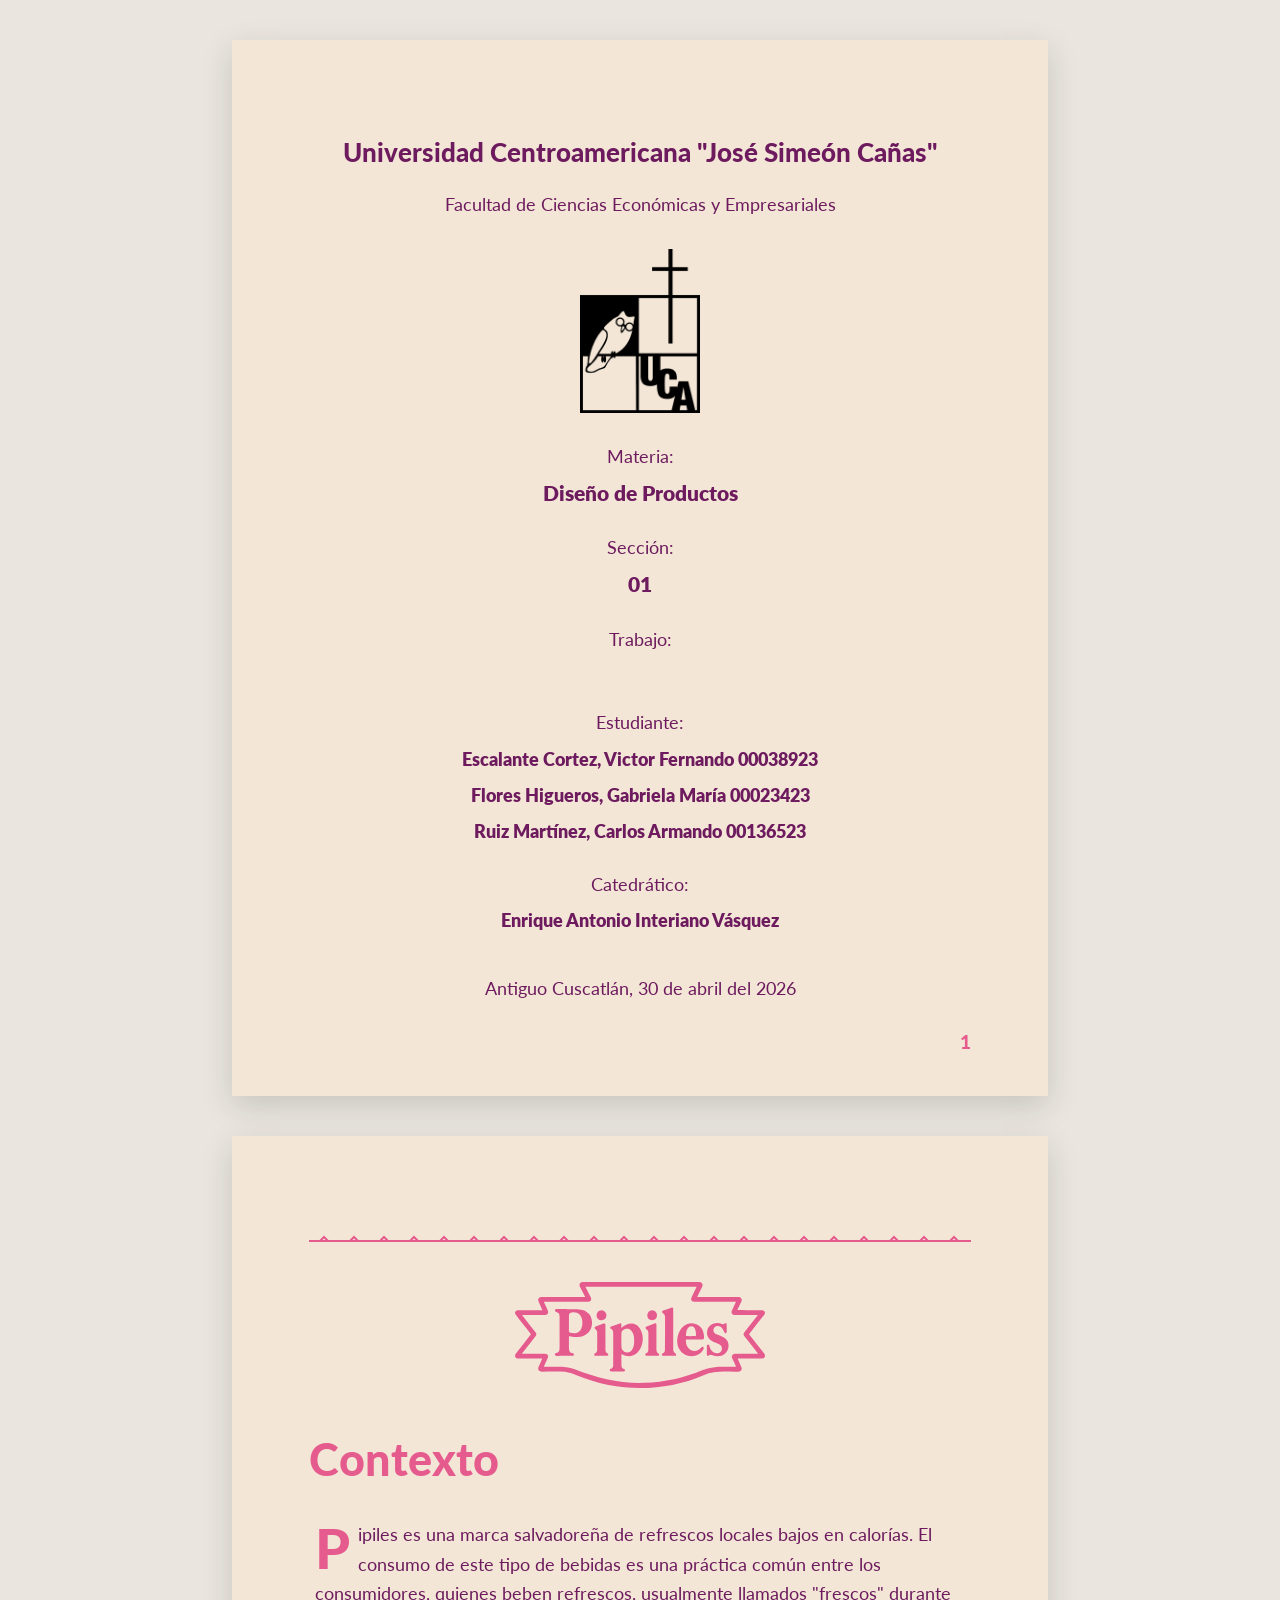
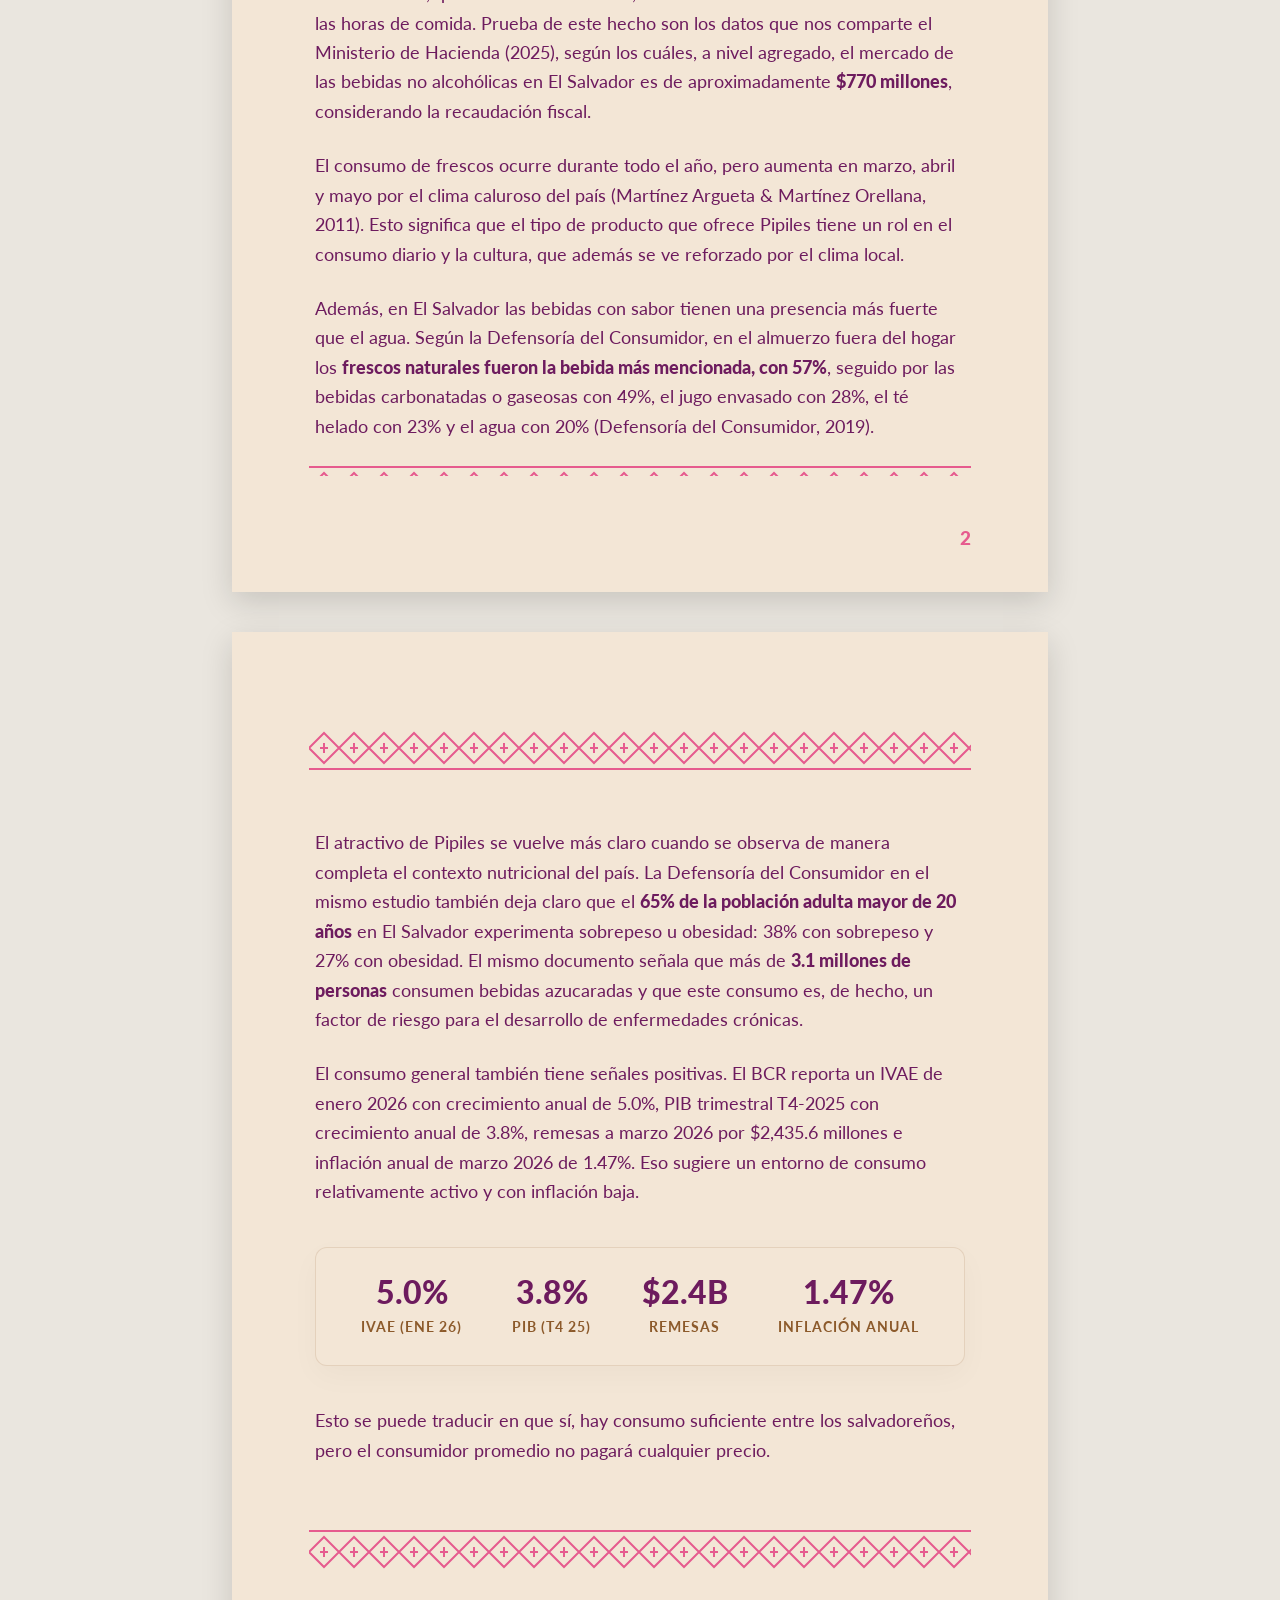
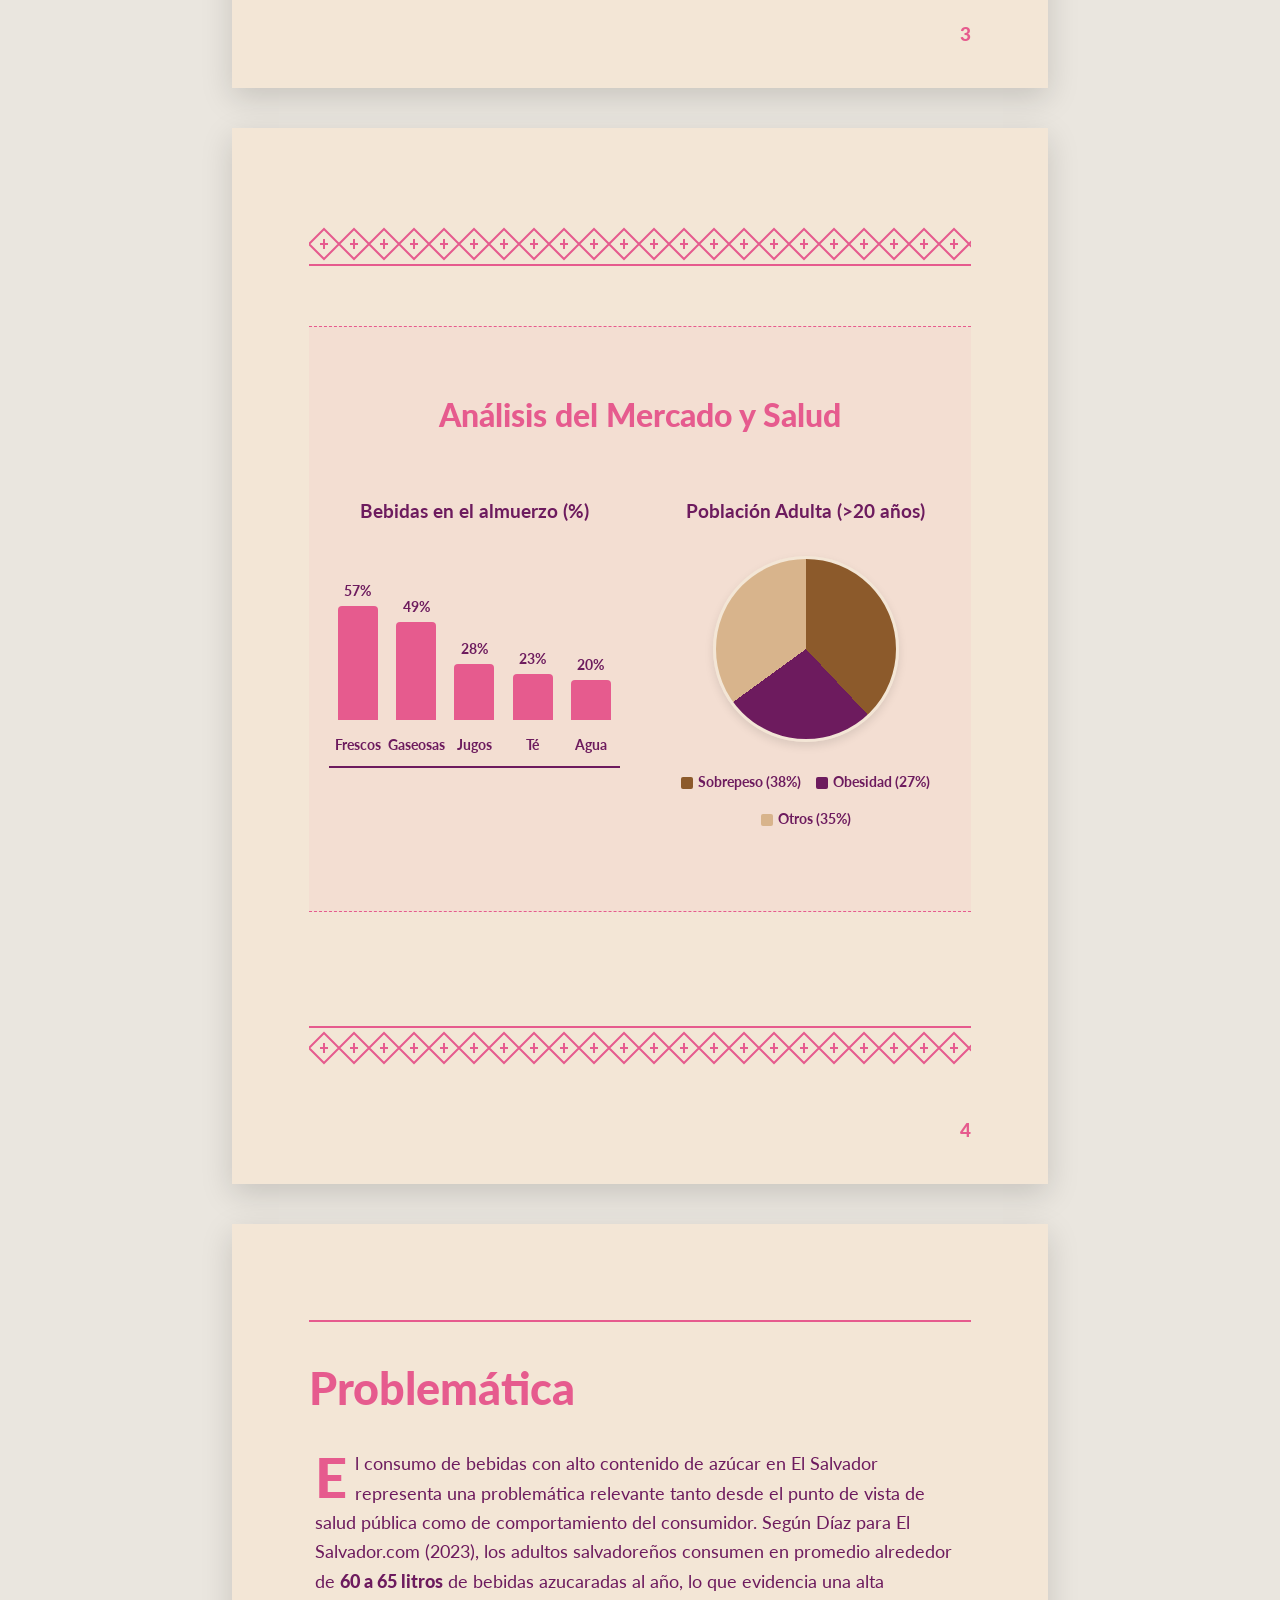
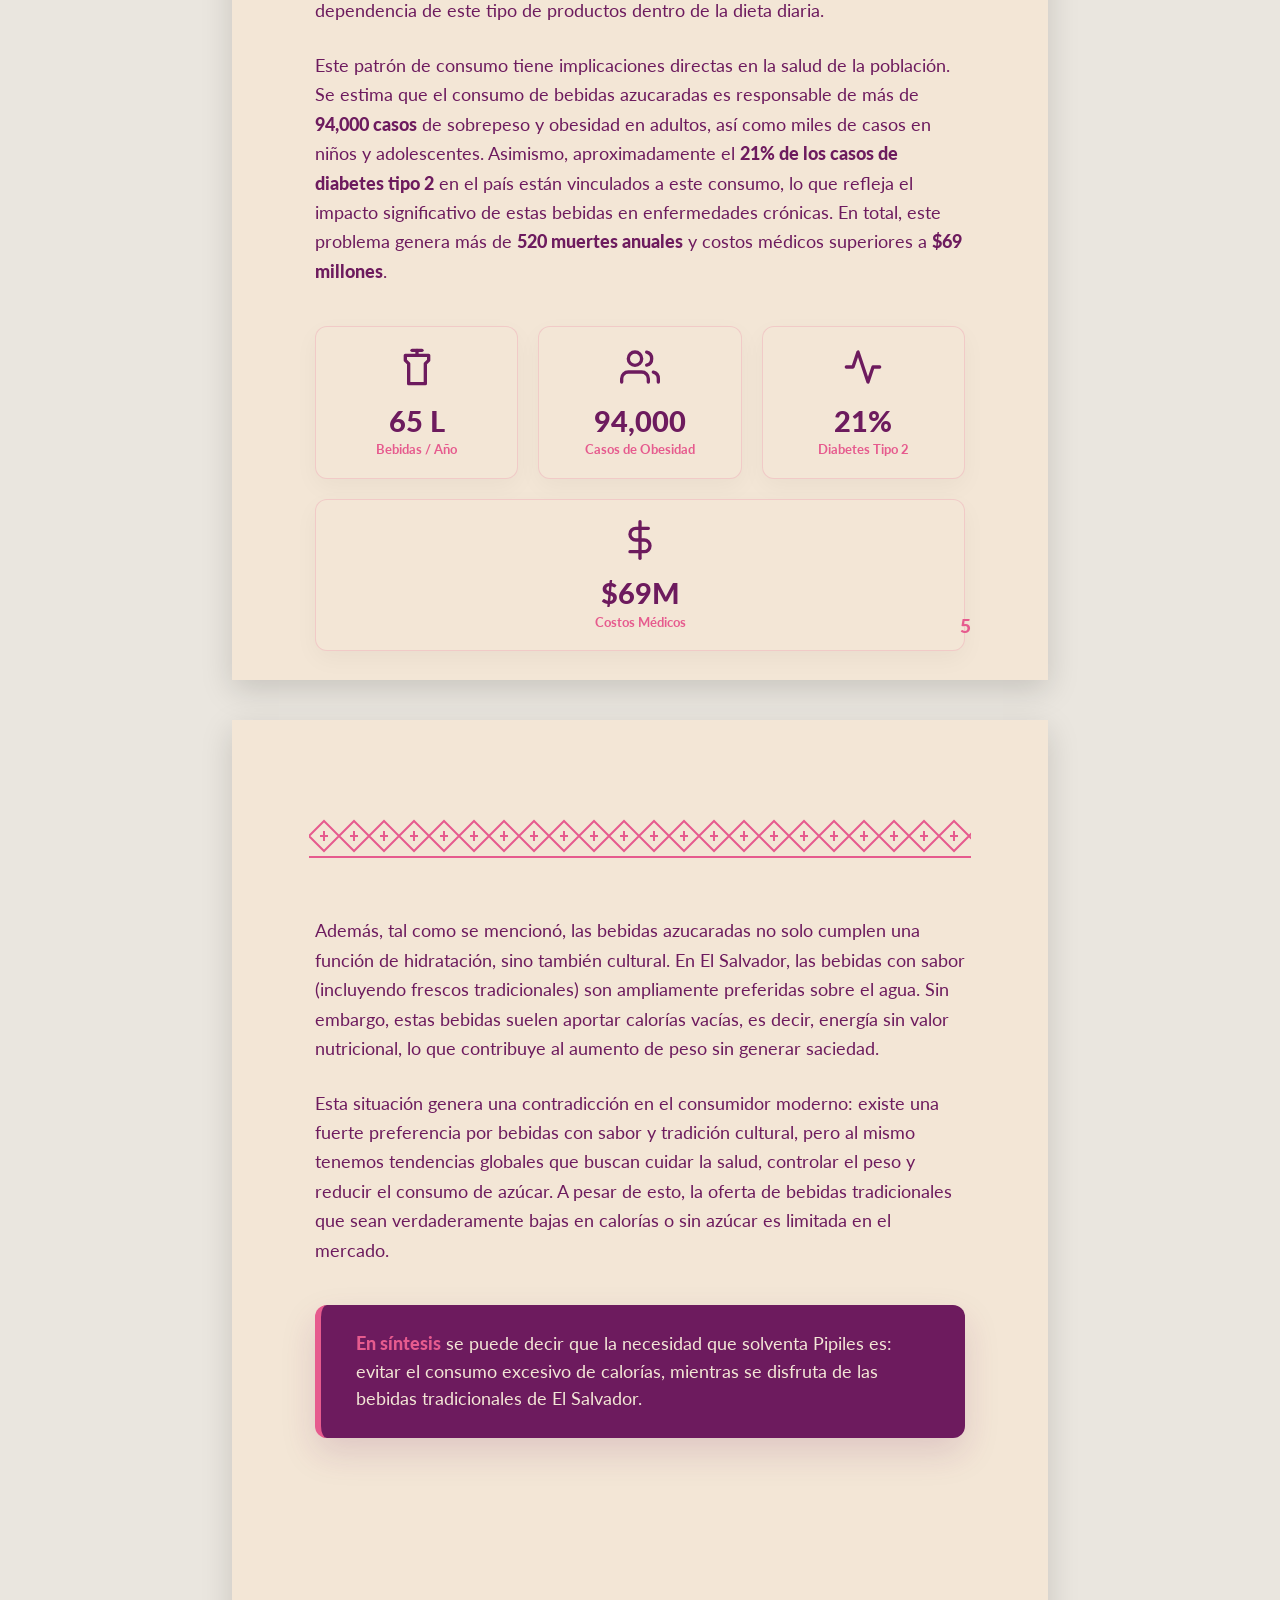
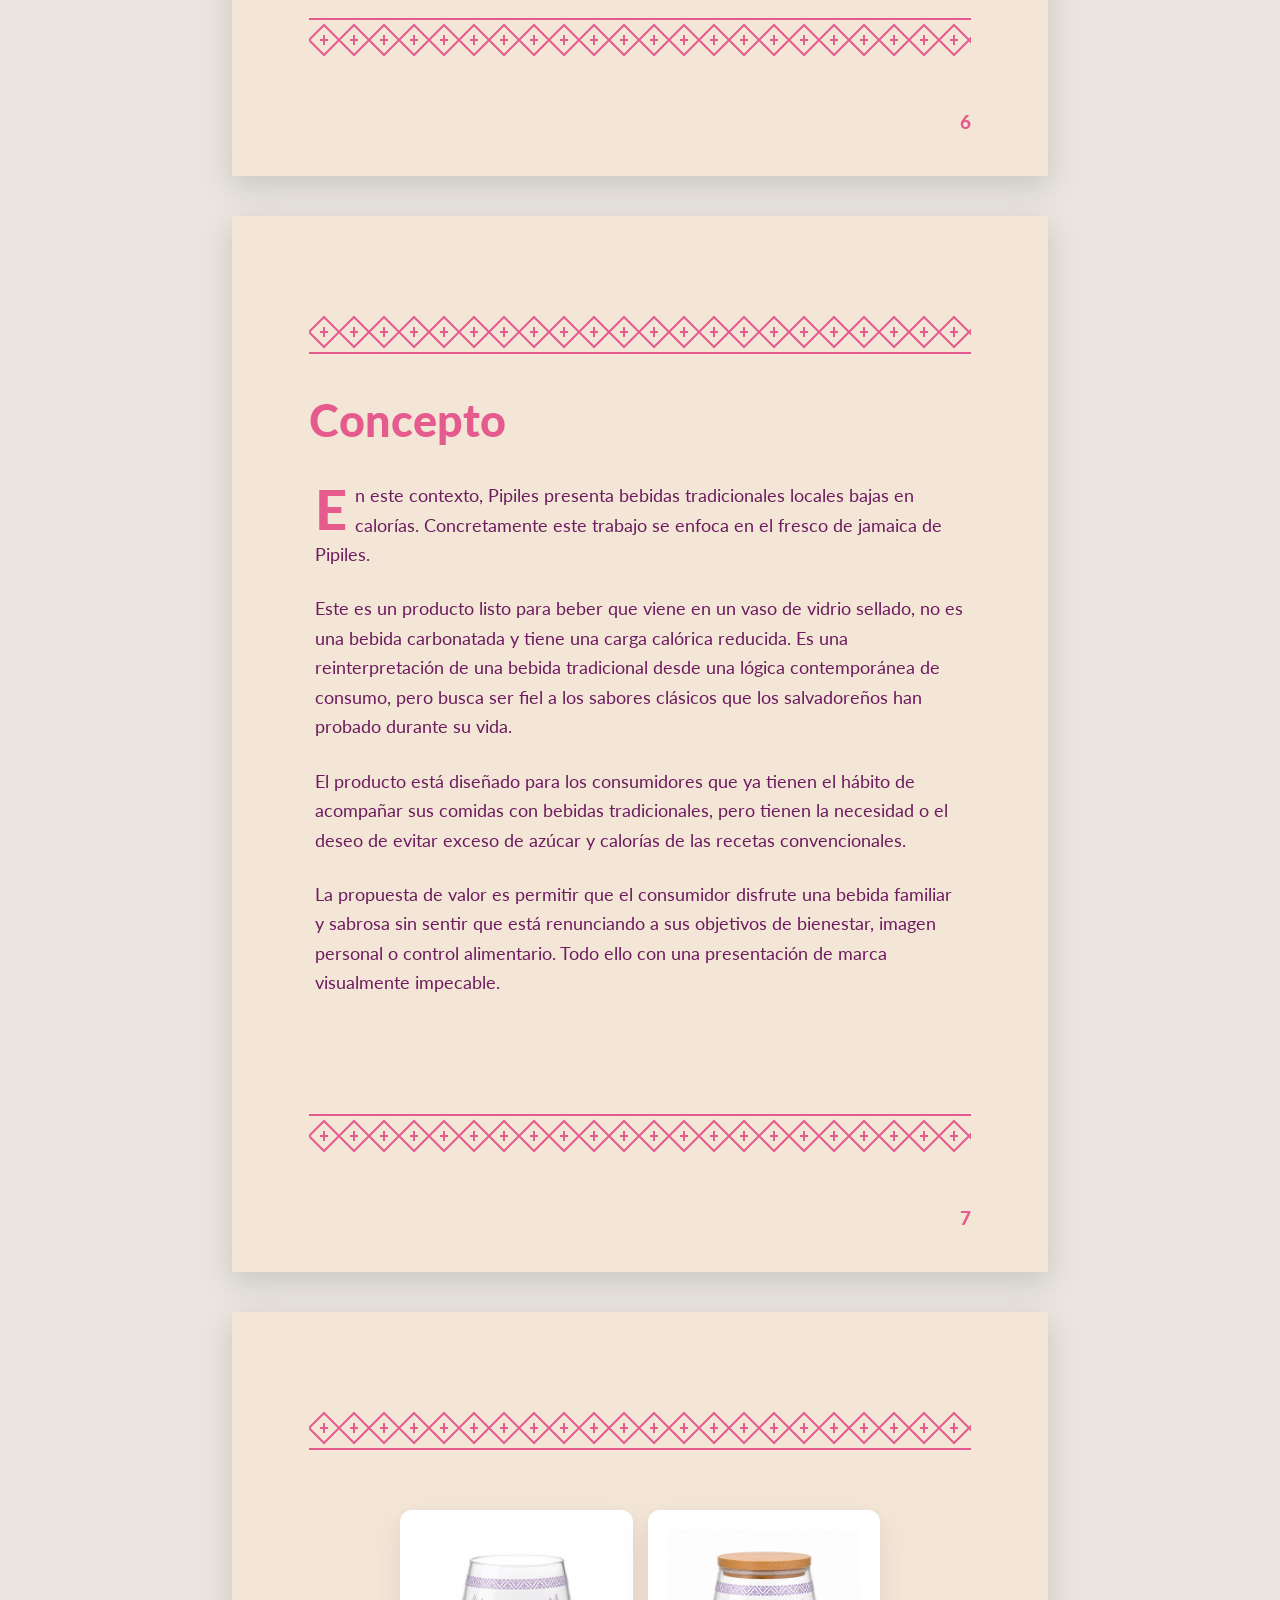
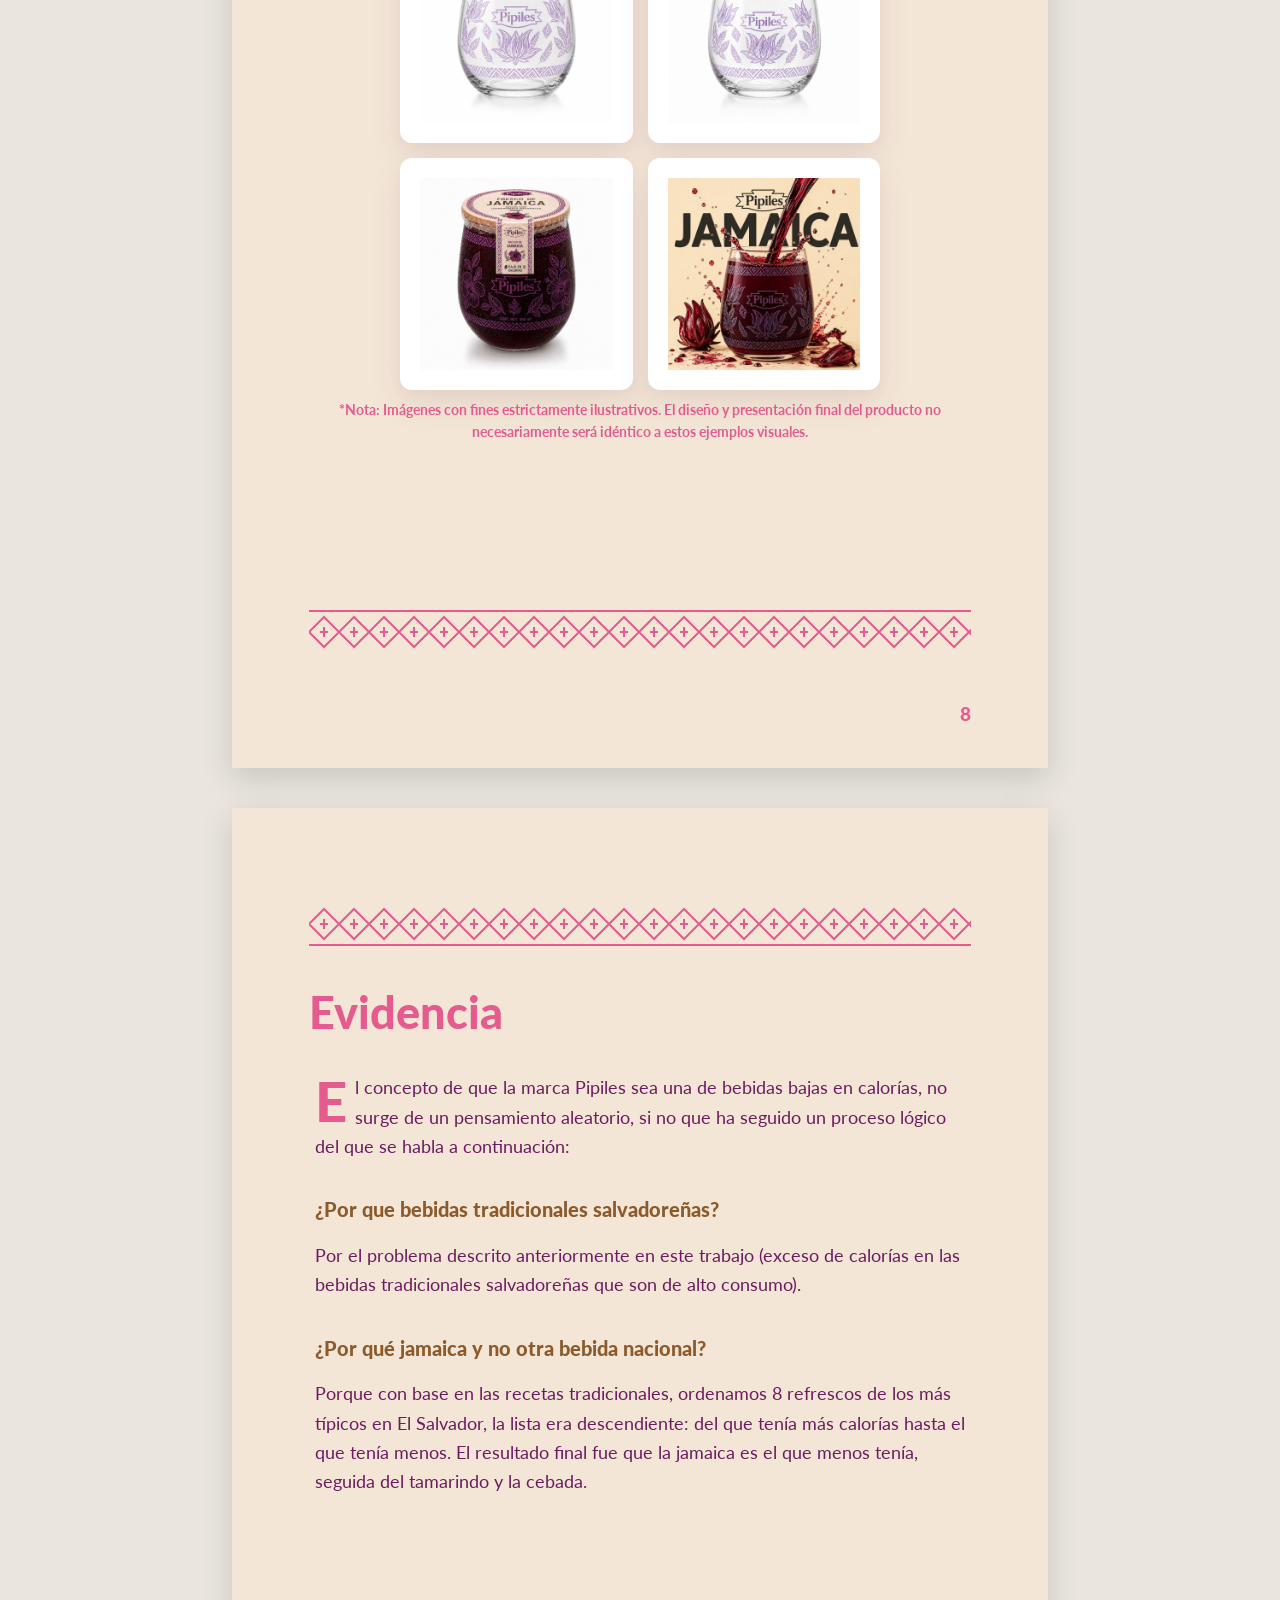
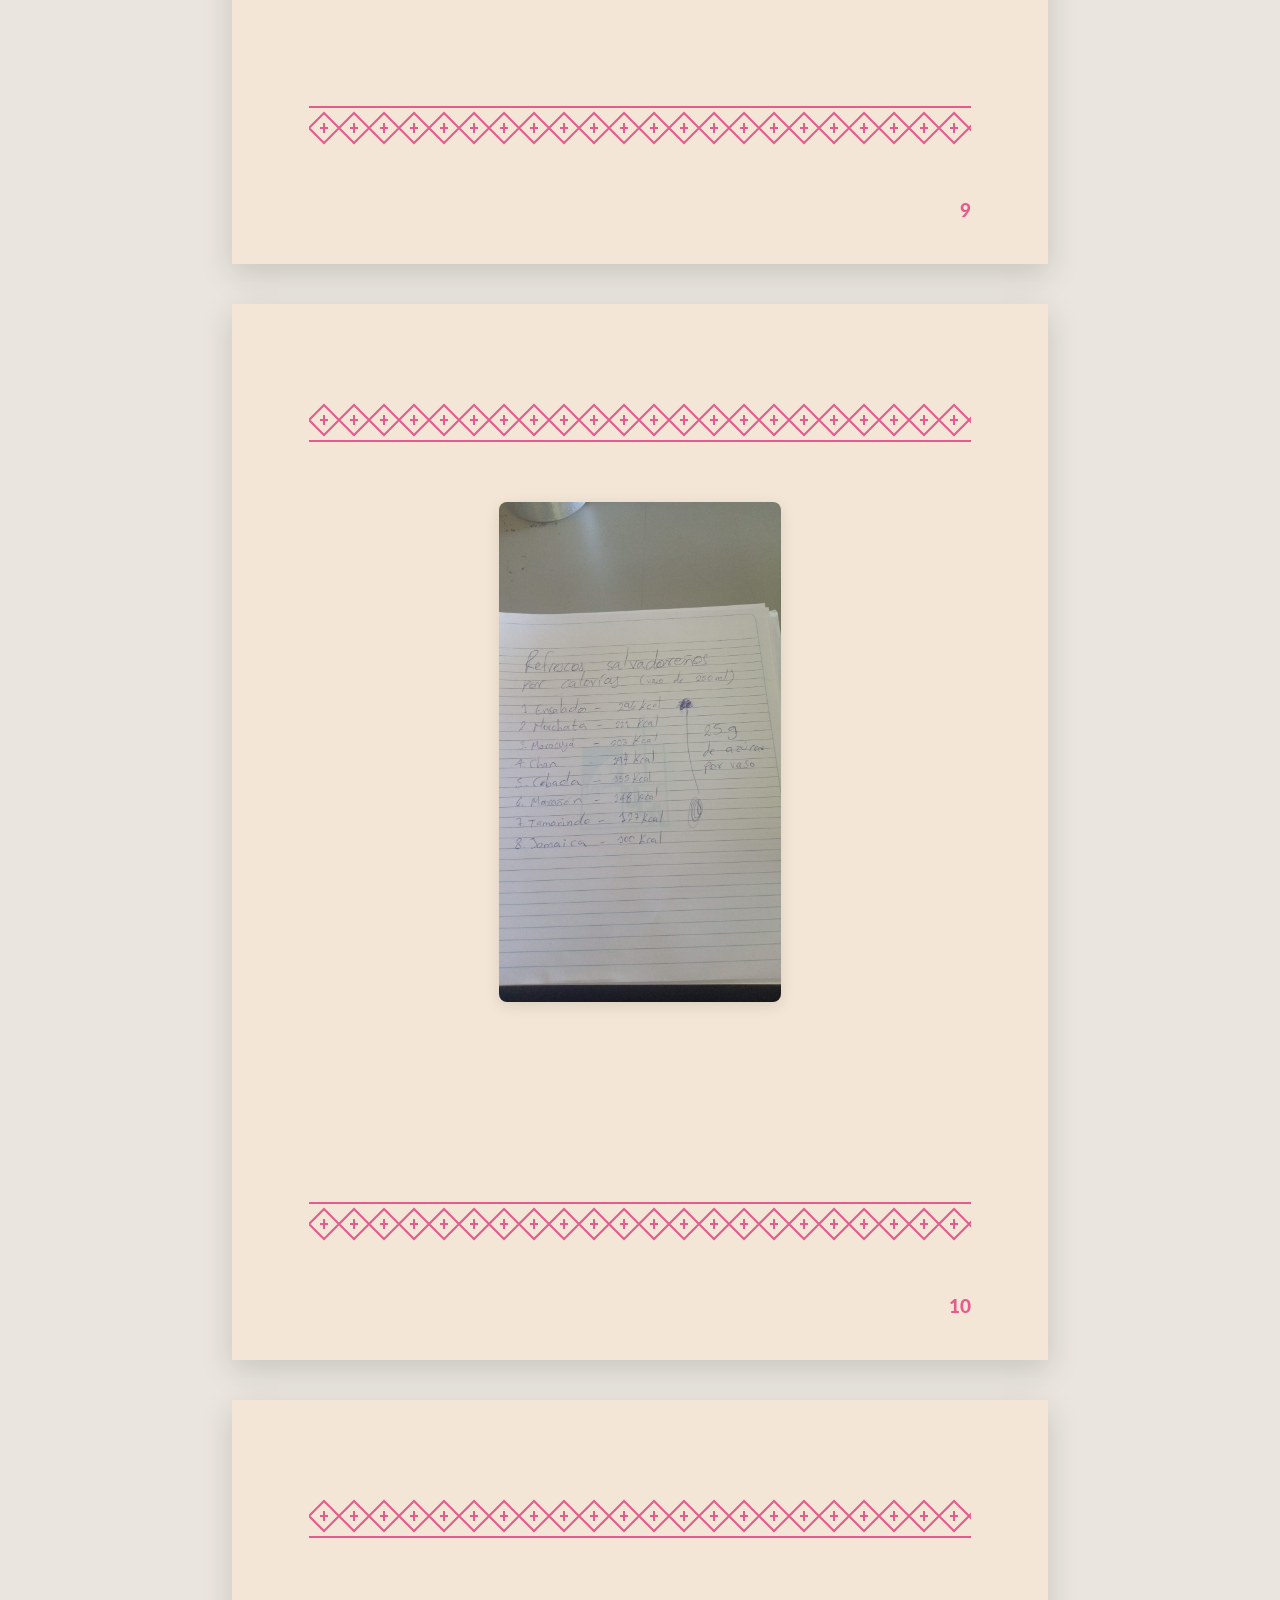
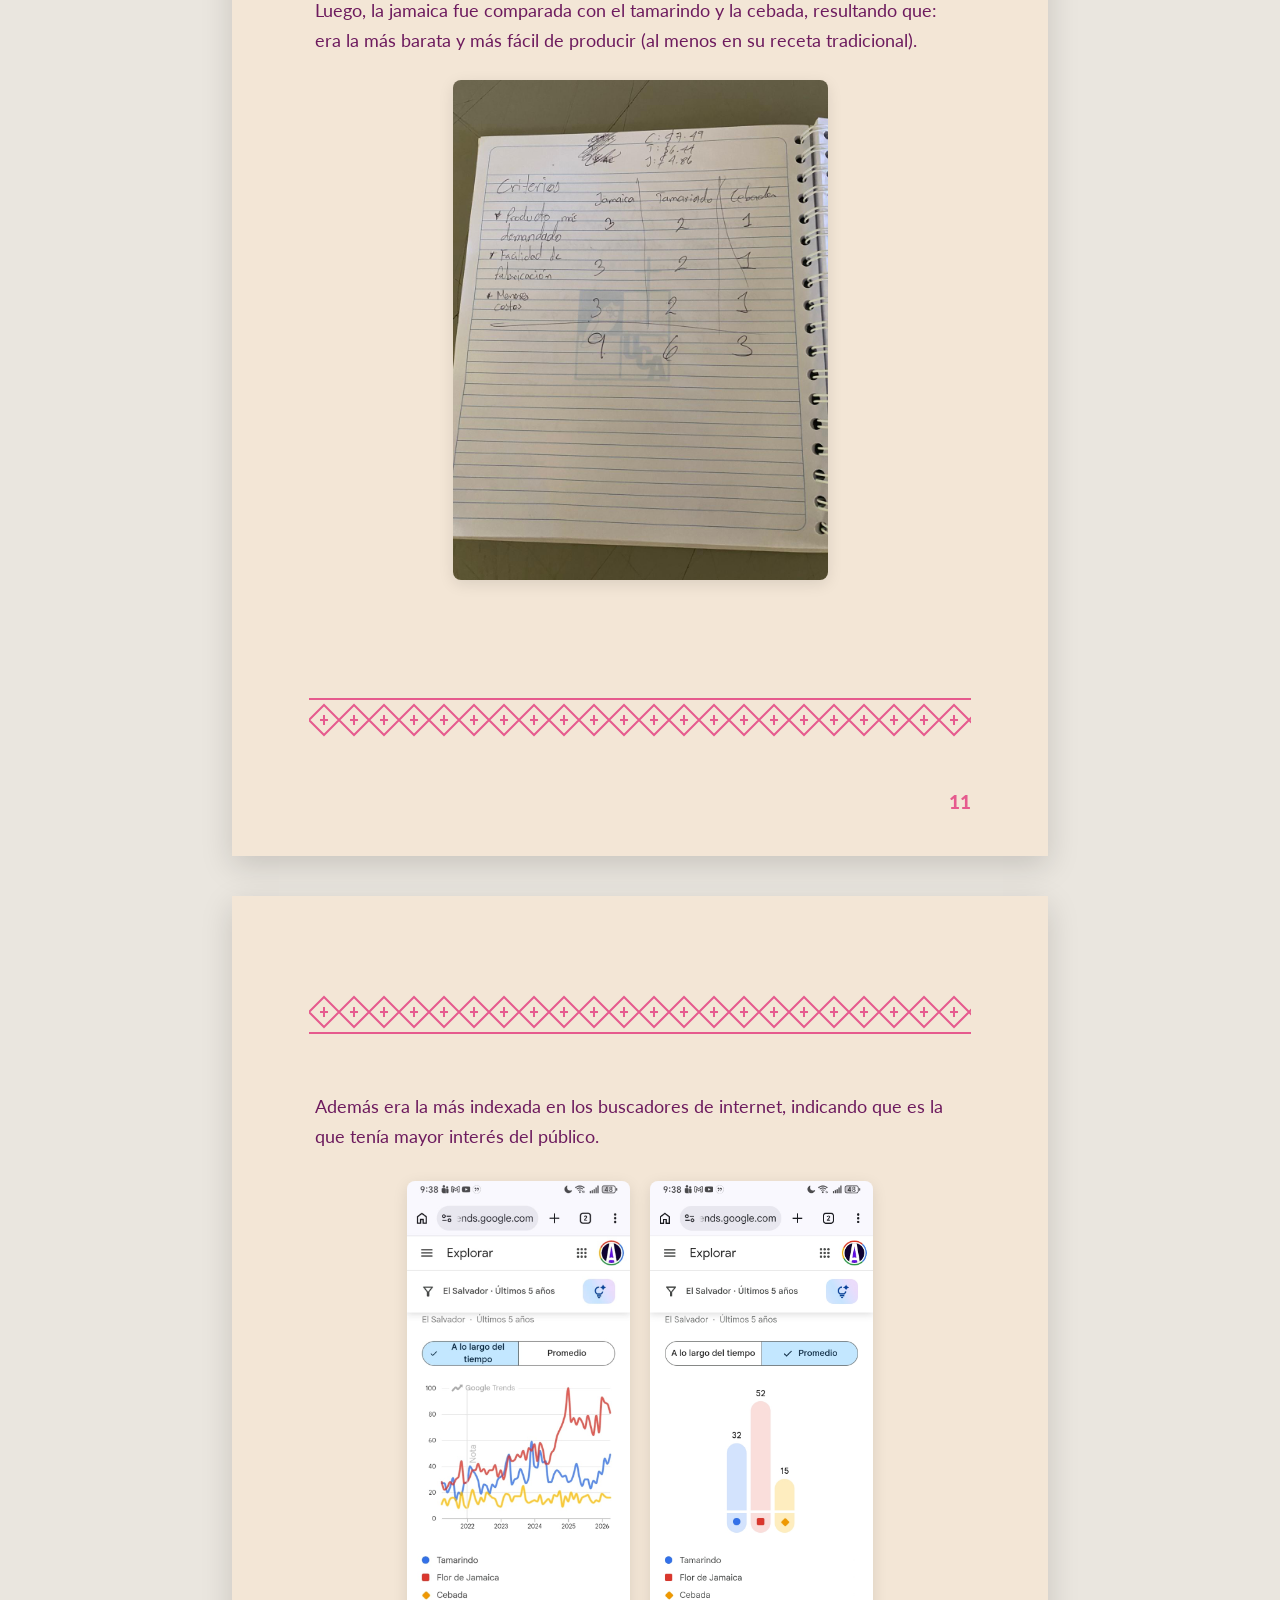
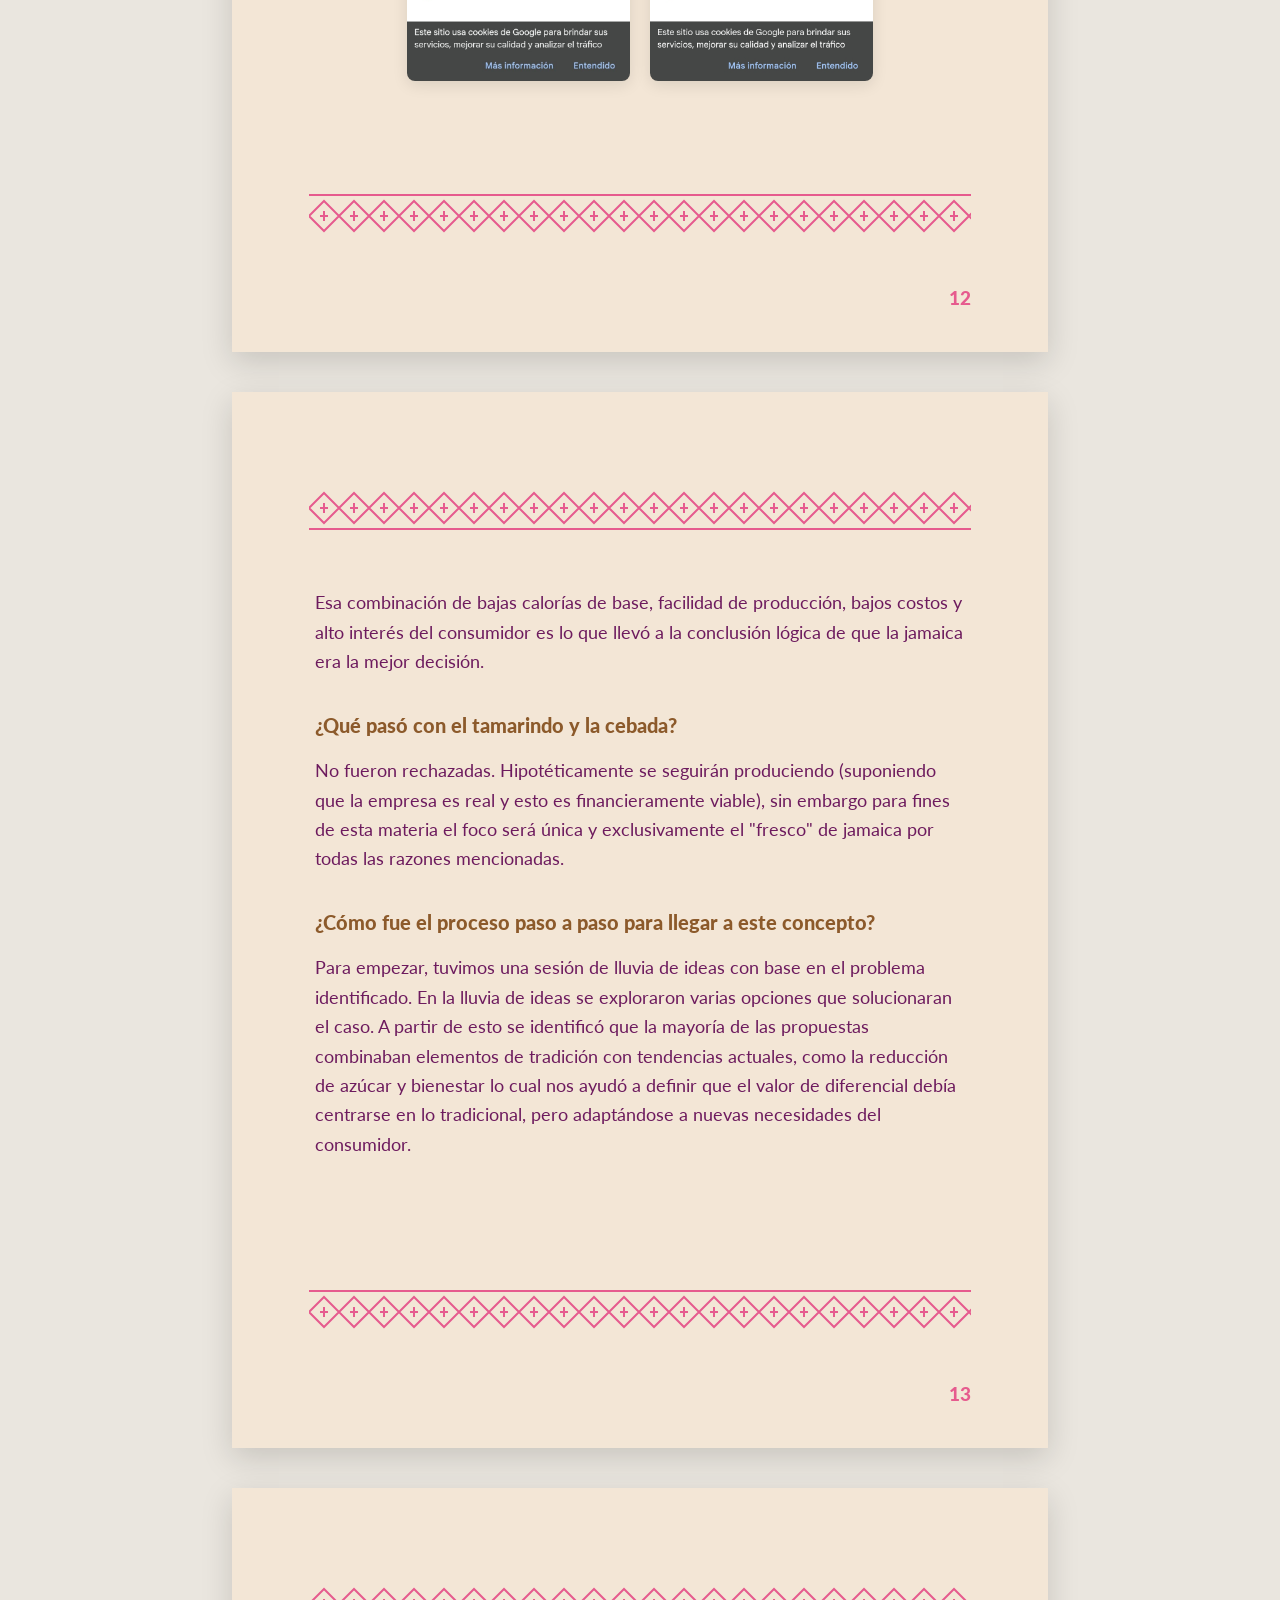
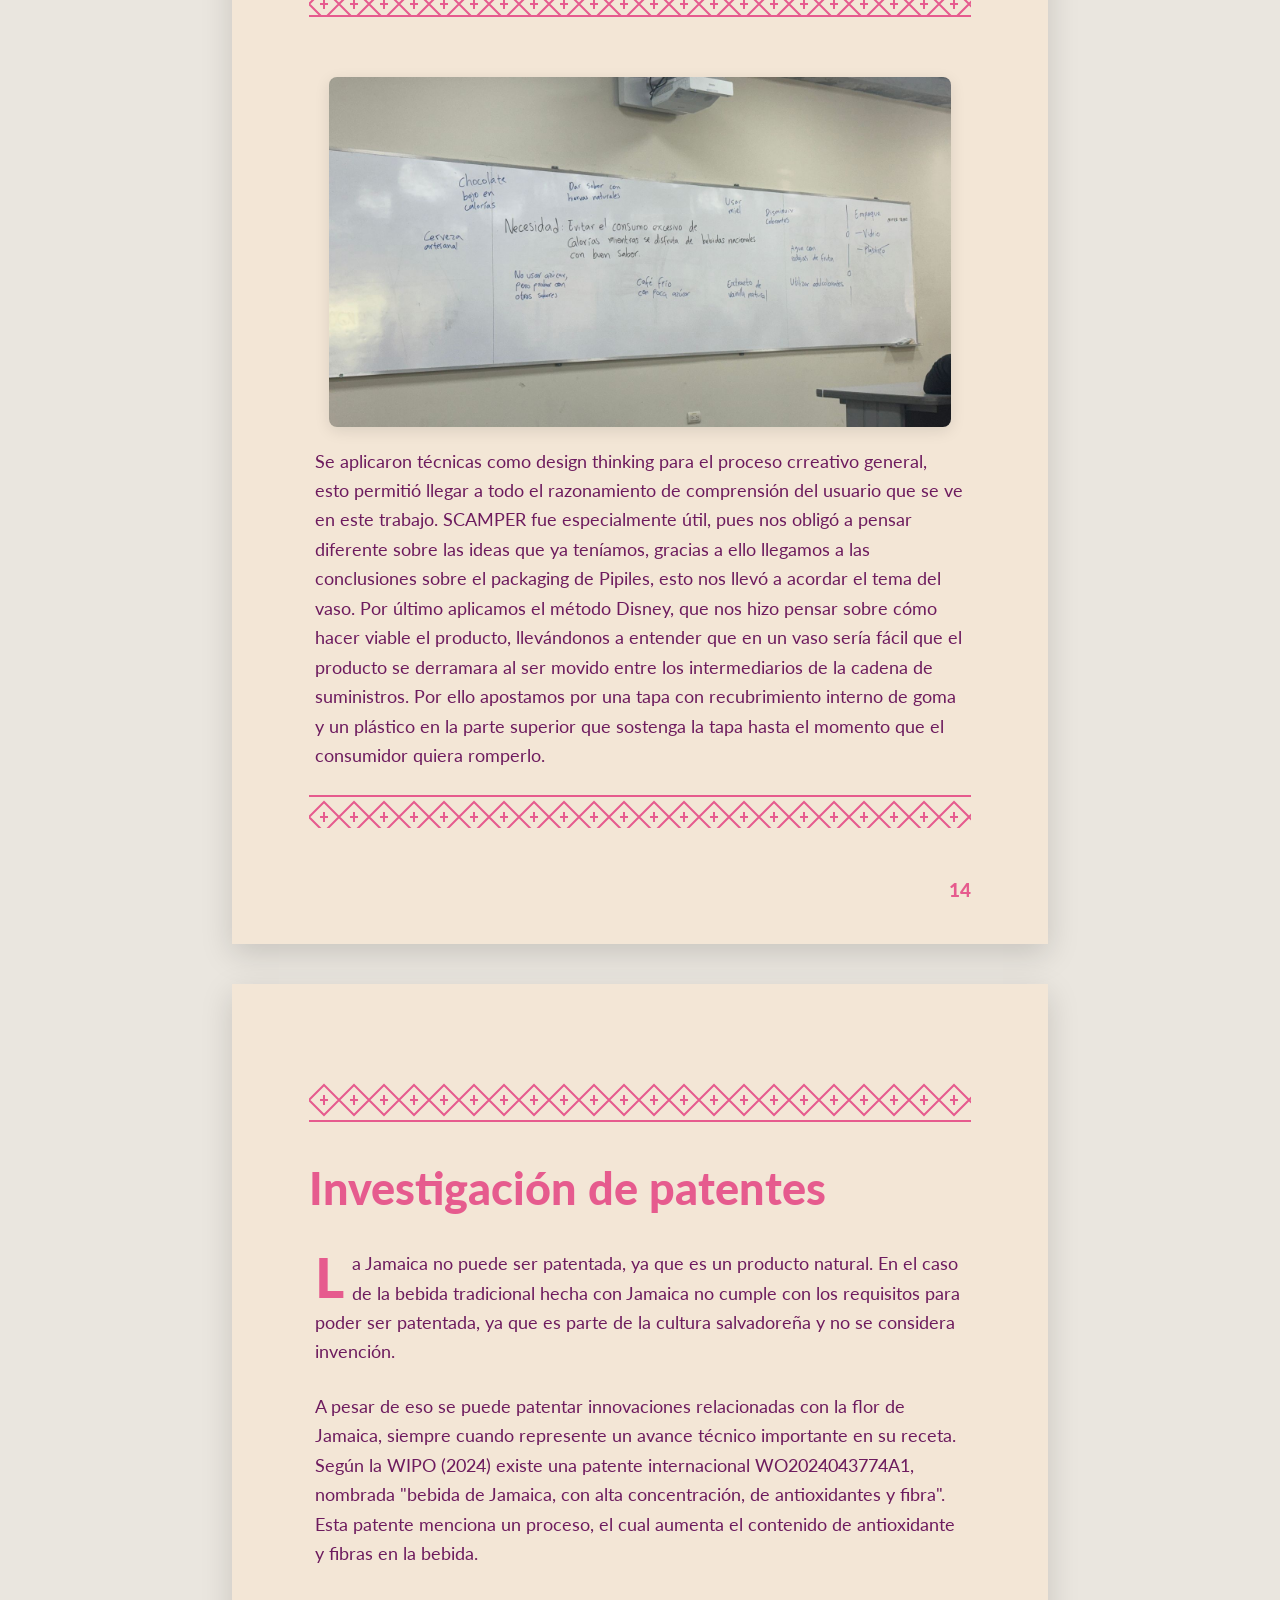
<file: index.html>
<!DOCTYPE html>
<html lang="es">

<head>
    <meta charset="UTF-8">
    <meta name="viewport" content="width=device-width, initial-scale=1.0">
    <title>Pipiles - Relatos de la Tierra</title>
    <meta name="description" content="Una lectura inmersiva sobre la tradición artesanal y los sabores naturales.">
    <!-- Google Fonts Lato -->
    <link rel="preconnect" href="https://fonts.googleapis.com">
    <link rel="preconnect" href="https://fonts.gstatic.com" crossorigin>
    <link
        href="https://fonts.googleapis.com/css2?family=Lato:ital,wght@0,300;0,400;0,700;0,900;1,300;1,400&display=swap"
        rel="stylesheet">
    <!-- Favicon Oficial Pipiles -->
    <link rel="icon" type="image/svg+xml" href="assets/logo_pipiles_transparente.svg">
    <link rel="stylesheet" href="assets/pipiles.css">
</head>

<body>
    <div class="document-container">

        <!-- PÁGINA 1: Portada UCA -->
        <main class="page cover-page">
            <div class="cover-content">
                <h1 class="cover-uni">Universidad Centroamericana "José Simeón Cañas"</h1>
                <p class="cover-faculty">Facultad de Ciencias Económicas y Empresariales</p>

                <img src="assets/logo_uca_sin_fondo.png" alt="Logo UCA" class="cover-logo">

                <div class="cover-section">
                    <p>Materia:</p>
                    <h2>Diseño de Productos</h2>
                </div>

                <div class="cover-section">
                    <p>Sección:</p>
                    <h2>01</h2>
                </div>

                <div class="cover-section">
                    <p>Trabajo:</p>
                    <br>
                </div>

                <div class="cover-section">
                    <p>Estudiante:</p>
                    <p class="bold-student">Escalante Cortez, Victor Fernando 00038923</p>
                    <p class="bold-student">Flores Higueros, Gabriela María 00023423</p>
                    <p class="bold-student">Ruiz Martínez, Carlos Armando 00136523</p>
                </div>

                <div class="cover-section">
                    <p>Catedrático:</p>
                    <p class="bold-prof">Enrique Antonio Interiano Vásquez</p>
                </div>

                <div class="cover-footer">
                    <p>Antiguo Cuscatlán, 30 de abril del 2026</p>
                </div>
            </div>
        </main>

        <!-- PÁGINA 2: Contexto -->
        <main class="page">
            <div class="border-pattern border-top"></div>
            <header class="header">
                <img src="assets/logo_pipiles_transparente.svg" alt="Logo Pipiles" class="brand-logo">
            </header>

            <h2 class="headline">Contexto</h2>
            <article class="article">
                <div class="body-text drop-cap">
                    <p>Pipiles es una marca salvadoreña de refrescos locales bajos en calorías. El consumo de este tipo
                        de bebidas es una práctica común entre los consumidores, quienes beben refrescos, usualmente
                        llamados "frescos" durante las horas de comida. Prueba de este hecho son los datos que nos
                        comparte el Ministerio de Hacienda (2025), según los cuáles, a nivel agregado, el mercado de las
                        bebidas no alcohólicas en El Salvador es de aproximadamente <span class="highlight">$770
                            millones</span>, considerando la recaudación fiscal.</p>

                    <p>El consumo de frescos ocurre durante todo el año, pero aumenta en marzo, abril y mayo por el
                        clima caluroso del país (Martínez Argueta & Martínez Orellana, 2011). Esto significa que el tipo
                        de producto que ofrece Pipiles tiene un rol en el consumo diario y la cultura, que además se ve
                        reforzado por el clima local.</p>

                    <p>Además, en El Salvador las bebidas con sabor tienen una presencia más fuerte que el agua. Según
                        la Defensoría del Consumidor, en el almuerzo fuera del hogar los <span class="highlight">frescos
                            naturales fueron la bebida más mencionada, con 57%</span>, seguido por las bebidas
                        carbonatadas o gaseosas con 49%, el jugo envasado con 28%, el té helado con 23% y el agua con
                        20% (Defensoría del Consumidor, 2019).</p>
                </div>
            </article>
            <div class="border-pattern border-bottom" style="margin-top: auto;"></div>
        </main>

        <!-- PÁGINA 2: Contexto (Continuación) y Datos -->
        <main class="page">
            <div class="border-pattern border-top"></div>
            <article class="article">
                <div class="body-text">
                    <p>El atractivo de Pipiles se vuelve más claro cuando se observa de manera completa el contexto
                        nutricional del país. La Defensoría del Consumidor en el mismo estudio también deja claro que el
                        <span class="highlight">65% de la población adulta mayor de 20 años</span> en El Salvador
                        experimenta sobrepeso u obesidad: 38% con sobrepeso y 27% con obesidad. El mismo documento
                        señala que más de <span class="highlight">3.1 millones de personas</span> consumen bebidas
                        azucaradas y que este consumo es, de hecho, un factor de riesgo para el desarrollo de
                        enfermedades crónicas.</p>

                    <p>El consumo general también tiene señales positivas. El BCR reporta un IVAE de enero 2026 con
                        crecimiento anual de 5.0%, PIB trimestral T4-2025 con crecimiento anual de 3.8%, remesas a marzo
                        2026 por $2,435.6 millones e inflación anual de marzo 2026 de 1.47%. Eso sugiere un entorno de
                        consumo relativamente activo y con inflación baja.</p>

                    <div class="stat-box">
                        <div class="stat-item">
                            <span class="stat-number">5.0%</span>
                            <span class="stat-label">IVAE (Ene 26)</span>
                        </div>
                        <div class="stat-item">
                            <span class="stat-number">3.8%</span>
                            <span class="stat-label">PIB (T4 25)</span>
                        </div>
                        <div class="stat-item">
                            <span class="stat-number">$2.4B</span>
                            <span class="stat-label">Remesas</span>
                        </div>
                        <div class="stat-item">
                            <span class="stat-number">1.47%</span>
                            <span class="stat-label">Inflación Anual</span>
                        </div>
                    </div>

                    <p>Esto se puede traducir en que sí, hay consumo suficiente entre los salvadoreños, pero el
                        consumidor promedio no pagará cualquier precio.</p>
                </div>
            </article>
            <div class="border-pattern border-bottom" style="margin-top: auto;"></div>
        </main>

        <!-- PÁGINA 3: Gráficos -->
        <main class="page">
            <div class="border-pattern border-top"></div>
            <div class="data-section">
                <h3 class="data-title">Análisis del Mercado y Salud</h3>

                <div class="chart-container">
                    <div class="bar-chart-wrapper">
                        <h4 class="chart-subtitle">Bebidas en el almuerzo (%)</h4>
                        <div class="bar-chart">
                            <div class="bar-group">
                                <div class="bar" style="height: 57%;" data-value="57%"></div>
                                <span class="bar-label">Frescos</span>
                            </div>
                            <div class="bar-group">
                                <div class="bar" style="height: 49%;" data-value="49%"></div>
                                <span class="bar-label">Gaseosas</span>
                            </div>
                            <div class="bar-group">
                                <div class="bar" style="height: 28%;" data-value="28%"></div>
                                <span class="bar-label">Jugos</span>
                            </div>
                            <div class="bar-group">
                                <div class="bar" style="height: 23%;" data-value="23%"></div>
                                <span class="bar-label">Té</span>
                            </div>
                            <div class="bar-group">
                                <div class="bar" style="height: 20%;" data-value="20%"></div>
                                <span class="bar-label">Agua</span>
                            </div>
                        </div>
                    </div>

                    <div class="pie-chart-wrapper">
                        <h4 class="chart-subtitle">Población Adulta (>20 años)</h4>
                        <div class="pie-chart nutritional-pie"></div>
                        <div class="pie-legend">
                            <div class="legend-item"><span class="color-box" style="background: var(--brown);"></span>
                                Sobrepeso (38%)</div>
                            <div class="legend-item"><span class="color-box"
                                    style="background: var(--text-color);"></span> Obesidad (27%)</div>
                            <div class="legend-item"><span class="color-box" style="background: var(--tan);"></span>
                                Otros (35%)</div>
                        </div>
                    </div>
                </div>
            </div>
            <div class="border-pattern border-bottom" style="margin-top: auto;"></div>
        </main>

        <!-- PÁGINA 4: Problemática -->
        <main class="page">
            <div class="border-pattern border-top"></div>
            <h2 class="headline">Problemática</h2>
            <article class="article">
                <div class="body-text drop-cap">
                    <p>El consumo de bebidas con alto contenido de azúcar en El Salvador representa una problemática
                        relevante tanto desde el punto de vista de salud pública como de comportamiento del consumidor.
                        Según Díaz para El Salvador.com (2023), los adultos salvadoreños consumen en promedio alrededor
                        de <span class="highlight">60 a 65 litros</span> de bebidas azucaradas al año, lo que evidencia
                        una alta dependencia de este tipo de productos dentro de la dieta diaria.</p>

                    <p>Este patrón de consumo tiene implicaciones directas en la salud de la población. Se estima que el
                        consumo de bebidas azucaradas es responsable de más de <span class="highlight">94,000
                            casos</span> de sobrepeso y obesidad en adultos, así como miles de casos en niños y
                        adolescentes. Asimismo, aproximadamente el <span class="highlight">21% de los casos de diabetes
                            tipo 2</span> en el país están vinculados a este consumo, lo que refleja el impacto
                        significativo de estas bebidas en enfermedades crónicas. En total, este problema genera más de
                        <span class="highlight">520 muertes anuales</span> y costos médicos superiores a <span
                            class="highlight">$69 millones</span>.</p>

                    <div class="impact-cards">
                        <div class="impact-card">
                            <svg class="icon" viewBox="0 0 24 24" fill="none" stroke="currentColor" stroke-width="2"
                                stroke-linecap="round" stroke-linejoin="round">
                                <path d="M17 10v12H7V10l-2-2V5h14v3l-2 2z"></path>
                                <path d="M12 5V2"></path>
                                <path d="M9 2h6"></path>
                            </svg>
                            <div class="stat">65 L</div>
                            <div class="label">Bebidas / Año</div>
                        </div>
                        <div class="impact-card">
                            <svg class="icon" viewBox="0 0 24 24" fill="none" stroke="currentColor" stroke-width="2"
                                stroke-linecap="round" stroke-linejoin="round">
                                <path d="M17 21v-2a4 4 0 0 0-4-4H5a4 4 0 0 0-4 4v2"></path>
                                <circle cx="9" cy="7" r="4"></circle>
                                <path d="M23 21v-2a4 4 0 0 0-3-3.87"></path>
                                <path d="M16 3.13a4 4 0 0 1 0 7.75"></path>
                            </svg>
                            <div class="stat">94,000</div>
                            <div class="label">Casos de Obesidad</div>
                        </div>
                        <div class="impact-card">
                            <svg class="icon" viewBox="0 0 24 24" fill="none" stroke="currentColor" stroke-width="2"
                                stroke-linecap="round" stroke-linejoin="round">
                                <path d="M22 12h-4l-3 9L9 3l-3 9H2"></path>
                            </svg>
                            <div class="stat">21%</div>
                            <div class="label">Diabetes Tipo 2</div>
                        </div>
                        <div class="impact-card">
                            <svg class="icon" viewBox="0 0 24 24" fill="none" stroke="currentColor" stroke-width="2"
                                stroke-linecap="round" stroke-linejoin="round">
                                <line x1="12" y1="1" x2="12" y2="23"></line>
                                <path d="M17 5H9.5a3.5 3.5 0 0 0 0 7h5a3.5 3.5 0 0 1 0 7H6"></path>
                            </svg>
                            <div class="stat">$69M</div>
                            <div class="label">Costos Médicos</div>
                        </div>
                    </div>
                </div>
            </article>
            <div class="border-pattern border-bottom" style="margin-top: auto;"></div>
        </main>

        <!-- PÁGINA 5: Problemática (Continuación) -->
        <main class="page">
            <div class="border-pattern border-top"></div>
            <article class="article">
                <div class="body-text">
                    <p>Además, tal como se mencionó, las bebidas azucaradas no solo cumplen una función de hidratación,
                        sino también cultural. En El Salvador, las bebidas con sabor (incluyendo frescos tradicionales)
                        son ampliamente preferidas sobre el agua. Sin embargo, estas bebidas suelen aportar calorías
                        vacías, es decir, energía sin valor nutricional, lo que contribuye al aumento de peso sin
                        generar saciedad.</p>

                    <p>Esta situación genera una contradicción en el consumidor moderno: existe una fuerte preferencia
                        por bebidas con sabor y tradición cultural, pero al mismo tenemos tendencias globales que buscan
                        cuidar la salud, controlar el peso y reducir el consumo de azúcar. A pesar de esto, la oferta de
                        bebidas tradicionales que sean verdaderamente bajas en calorías o sin azúcar es limitada en el
                        mercado.</p>

                    <div class="synthesis-box">
                        <p><strong>En síntesis</strong> se puede decir que la necesidad que solventa Pipiles es: evitar
                            el consumo excesivo de calorías, mientras se disfruta de las bebidas tradicionales de El
                            Salvador.</p>
                    </div>
                </div>
            </article>
            <div class="border-pattern border-bottom" style="margin-top: auto;"></div>
        </main>

        <!-- PÁGINA 6: Concepto -->
        <main class="page">
            <div class="border-pattern border-top"></div>
            <h2 class="headline">Concepto</h2>
            <article class="article">
                <div class="body-text drop-cap">
                    <p>En este contexto, Pipiles presenta bebidas tradicionales locales bajas en calorías. Concretamente
                        este trabajo se enfoca en el fresco de jamaica de Pipiles.</p>

                    <p>Este es un producto listo para beber que viene en un vaso de vidrio sellado, no es una bebida
                        carbonatada y tiene una carga calórica reducida. Es una reinterpretación de una bebida
                        tradicional desde una lógica contemporánea de consumo, pero busca ser fiel a los sabores
                        clásicos que los salvadoreños han probado durante su vida.</p>

                    <p>El producto está diseñado para los consumidores que ya tienen el hábito de acompañar sus comidas
                        con bebidas tradicionales, pero tienen la necesidad o el deseo de evitar exceso de azúcar y
                        calorías de las recetas convencionales.</p>

                    <p>La propuesta de valor es permitir que el consumidor disfrute una bebida familiar y sabrosa sin
                        sentir que está renunciando a sus objetivos de bienestar, imagen personal o control alimentario.
                        Todo ello con una presentación de marca visualmente impecable.</p>
                </div>
            </article>
            <div class="border-pattern border-bottom" style="margin-top: auto;"></div>
        </main>

        <!-- PÁGINA 7: Concepto (Imágenes) -->
        <main class="page">
            <div class="border-pattern border-top"></div>
            <article class="article">
                <div class="body-text">
                    <div class="concept-gallery">
                        <div class="gallery-item">
                            <img src="assets/vaso%20jamaica.jpg" alt="Referencia Jamaica 2" class="gallery-image">
                        </div>
                        <div class="gallery-item">
                            <img src="assets/jamaica%20con%20tapa.jpg" alt="Referencia Jamaica 3" class="gallery-image">
                        </div>
                        <div class="gallery-item">
                            <img src="assets/jamaica%20pipiles%20terminado.jpg" alt="Referencia Jamaica 4"
                                class="gallery-image">
                        </div>
                        <div class="gallery-item">
                            <img src="assets/jamaica.jpg" alt="Referencia Jamaica 1" class="gallery-image">
                        </div>
                    </div>
                    <p class="gallery-note">*Nota: Imágenes con fines estrictamente ilustrativos. El diseño y
                        presentación final del producto no necesariamente será idéntico a estos ejemplos visuales.</p>
                </div>
            </article>
            <div class="border-pattern border-bottom" style="margin-top: auto;"></div>
        </main>

        <!-- PÁGINA 8: Evidencia -->
        <main class="page">
            <div class="border-pattern border-top"></div>
            <h2 class="headline">Evidencia</h2>
            <article class="article">
                <div class="body-text drop-cap">
                    <p>El concepto de que la marca Pipiles sea una de bebidas bajas en calorías, no surge de un
                        pensamiento aleatorio, si no que ha seguido un proceso lógico del que se habla a continuación:
                    </p>

                    <h3 class="qa-question">¿Por que bebidas tradicionales salvadoreñas?</h3>
                    <p>Por el problema descrito anteriormente en este trabajo (exceso de calorías en las bebidas
                        tradicionales salvadoreñas que son de alto consumo).</p>

                    <h3 class="qa-question">¿Por qué jamaica y no otra bebida nacional?</h3>
                    <p>Porque con base en las recetas tradicionales, ordenamos 8 refrescos de los más típicos en El
                        Salvador, la lista era descendiente: del que tenía más calorías hasta el que tenía menos. El
                        resultado final fue que la jamaica es el que menos tenía, seguida del tamarindo y la cebada.</p>
                </div>
            </article>
            <div class="border-pattern border-bottom" style="margin-top: auto;"></div>
        </main>

        <!-- PÁGINA 9: Evidencia (Imagen Calorías) -->
        <main class="page">
            <div class="border-pattern border-top"></div>
            <article class="article">
                <div class="body-text">
                    <img src="assets/comparacion refrescos salvadoreños por calorías.jpeg" alt="Comparación de calorías"
                        class="img-calorias"
                        style="display: block; margin: 20px auto; max-width: 100%; max-height: 500px; width: auto; height: auto; object-fit: contain; border-radius: 8px; box-shadow: 0 4px 15px rgba(0,0,0,0.1);">
                </div>
            </article>
            <div class="border-pattern border-bottom" style="margin-top: auto;"></div>
        </main>

        <!-- PÁGINA 10: Evidencia (Comparación General) -->
        <main class="page">
            <div class="border-pattern border-top"></div>
            <article class="article">
                <div class="body-text">
                    <p>Luego, la jamaica fue comparada con el tamarindo y la cebada, resultando que: era la más barata y
                        más fácil de producir (al menos en su receta tradicional).</p>

                    <img src="assets/comparacion general jamaica cebada y tamarindo.jpeg" alt="Comparación general"
                        class="img-general"
                        style="display: block; margin: 20px auto; max-width: 100%; max-height: 500px; width: auto; height: auto; object-fit: contain; border-radius: 8px; box-shadow: 0 4px 15px rgba(0,0,0,0.1);">
                </div>
            </article>
            <div class="border-pattern border-bottom" style="margin-top: auto;"></div>
        </main>

        <!-- PÁGINA 11: Evidencia (Google Trends) -->
        <main class="page">
            <div class="border-pattern border-top"></div>
            <article class="article">
                <div class="body-text">
                    <p>Además era la más indexada en los buscadores de internet, indicando que es la que tenía mayor
                        interés del público.</p>

                    <div class="trends-container"
                        style="display: flex; justify-content: center; gap: 20px; margin: 30px auto;">
                        <img src="assets/comparación google trends jamaica cebada y tamarindo grafica lineal.jpeg"
                            alt="Google Trends Líneas" class="img-trends"
                            style="max-width: 45%; max-height: 500px; width: auto; height: auto; object-fit: contain; border-radius: 8px; box-shadow: 0 4px 15px rgba(0,0,0,0.1);">
                        <img src="assets/comparación google trends jamaica cebada y tamarindo grafica de barras.jpeg"
                            alt="Google Trends Barras" class="img-trends"
                            style="max-width: 45%; max-height: 500px; width: auto; height: auto; object-fit: contain; border-radius: 8px; box-shadow: 0 4px 15px rgba(0,0,0,0.1);">
                    </div>
                </div>
            </article>
            <div class="border-pattern border-bottom" style="margin-top: auto;"></div>
        </main>

        <!-- PÁGINA 12: Evidencia (Texto) -->
        <main class="page">
            <div class="border-pattern border-top"></div>
            <article class="article">
                <div class="body-text">
                    <p>Esa combinación de bajas calorías de base, facilidad de producción, bajos costos y alto interés
                        del consumidor es lo que llevó a la conclusión lógica de que la jamaica era la mejor decisión.
                    </p>

                    <h3 class="qa-question">¿Qué pasó con el tamarindo y la cebada?</h3>
                    <p>No fueron rechazadas. Hipotéticamente se seguirán produciendo (suponiendo que la empresa es real
                        y esto es financieramente viable), sin embargo para fines de esta materia el foco será única y
                        exclusivamente el "fresco" de jamaica por todas las razones mencionadas.</p>

                    <h3 class="qa-question">¿Cómo fue el proceso paso a paso para llegar a este concepto?</h3>
                    <p>Para empezar, tuvimos una sesión de lluvia de ideas con base en el problema identificado. En la
                        lluvia de ideas se exploraron varias opciones que solucionaran el caso. A partir de esto se
                        identificó que la mayoría de las propuestas combinaban elementos de tradición con tendencias
                        actuales, como la reducción de azúcar y bienestar lo cual nos ayudó a definir que el valor de
                        diferencial debía centrarse en lo tradicional, pero adaptándose a nuevas necesidades del
                        consumidor.</p>
                </div>
            </article>
            <div class="border-pattern border-bottom" style="margin-top: auto;"></div>
        </main>

        <!-- PÁGINA 13: Evidencia (Final) -->
        <main class="page">
            <div class="border-pattern border-top"></div>
            <article class="article">
                <div class="body-text">
                    <img src="assets/lluvia de ideas pipiles.jpeg" alt="Lluvia de ideas" class="img-ideas"
                        style="display: block; margin: 20px auto; max-width: 100%; max-height: 350px; width: auto; height: auto; object-fit: contain; border-radius: 8px; box-shadow: 0 4px 15px rgba(0,0,0,0.1);">

                    <p>Se aplicaron técnicas como design thinking para el proceso crreativo general, esto permitió
                        llegar a todo el razonamiento de comprensión del usuario que se ve en este trabajo. SCAMPER fue
                        especialmente útil, pues nos obligó a pensar diferente sobre las ideas que ya teníamos, gracias
                        a ello llegamos a las conclusiones sobre el packaging de Pipiles, esto nos llevó a acordar el
                        tema del vaso. Por último aplicamos el método Disney, que nos hizo pensar sobre cómo hacer
                        viable el producto, llevándonos a entender que en un vaso sería fácil que el producto se
                        derramara al ser movido entre los intermediarios de la cadena de suministros. Por ello apostamos
                        por una tapa con recubrimiento interno de goma y un plástico en la parte superior que sostenga
                        la tapa hasta el momento que el consumidor quiera romperlo.</p>
                </div>
            </article>
            <div class="border-pattern border-bottom" style="margin-top: auto;"></div>
        </main>

        <!-- PÁGINA 14: Investigación de Patentes -->
        <main class="page">
            <div class="border-pattern border-top"></div>
            <h2 class="headline">Investigación de patentes</h2>
            <article class="article">
                <div class="body-text drop-cap">
                    <p>La Jamaica no puede ser patentada, ya que es un producto natural. En el caso de la bebida
                        tradicional hecha con Jamaica no cumple con los requisitos para poder ser patentada, ya que es
                        parte de la cultura salvadoreña y no se considera invención.</p>

                    <p>A pesar de eso se puede patentar innovaciones relacionadas con la flor de Jamaica, siempre cuando
                        represente un avance técnico importante en su receta. Según la WIPO (2024) existe una patente
                        internacional WO2024043774A1, nombrada "bebida de Jamaica, con alta concentración, de
                        antioxidantes y fibra". Esta patente menciona un proceso, el cual aumenta el contenido de
                        antioxidante y fibras en la bebida.</p>

                    <p>A nivel de territorio salvadoreño no se ha encontrado ningún registro de patente relacionados con
                        la bebida tradicional de flor de Jamaica. Esto confirma que estos productos por sí solo no son
                        considerados invenciones patentables.</p>

                    <p>La marca "Pipiles" busca elaborar bebida de flor de Jamaica, bajas en calorías, por lo cual la
                        Mejor estrategia no es patentarla. En cambio, busca la diferencia a través del registro de la
                        marca y una propuesta de valor clara y que obtenga una identidad cultural del producto que pueda
                        ayudar a posicionar la marca en el mercado.</p>
                </div>
            </article>
            <div class="border-pattern border-bottom" style="margin-top: auto;"></div>
        </main>

        <!-- PÁGINA 15: Bibliografía -->
        <main class="page">
            <div class="border-pattern border-top"></div>
            <h2 class="headline">Bibliografía</h2>
            <article class="article">
                <div class="body-text">
                    <p class="bibliography-item">Argueta, M., & Orellana, M. (2011). "EVALUACIÓN GASTRONÓMICA Y
                        NUTRICIONAL DE BEBIDAS TÍPICAS TRADICIONALES". <a
                            href="https://ucaedusv-my.sharepoint.com/:b:/g/personal/00136523_uca_edu_sv/IQBFD1THmUipT6PCoEchKF4oAUTQreJ4CSK4U8WQMUQyEPA?e=YygCak"
                            target="_blank">https://ucaedusv-my.sharepoint.com/:b:/g/personal/00136523_uca_edu_sv/IQBFD1THmUipT6PCoEchKF4oAUTQreJ4CSK4U8WQMUQyEPA?e=YygCak</a>
                    </p>

                    <p class="bibliography-item">Defensoría del Consumidor. (2019). El Consumo de Comida Preparada Fuera
                        de Casa. <a
                            href="https://ucaedusv-my.sharepoint.com/:b:/g/personal/00136523_uca_edu_sv/IQD-BA1Rg6Y8T434lOM7HkvOAT-2EEydjvZ771-kaiRsoo4?e=dbWA5G"
                            target="_blank">https://ucaedusv-my.sharepoint.com/:b:/g/personal/00136523_uca_edu_sv/IQD-BA1Rg6Y8T434lOM7HkvOAT-2EEydjvZ771-kaiRsoo4?e=dbWA5G</a>
                    </p>

                    <p class="bibliography-item">Díaz, A., & Diaz, C. (2023, 11 marzo). Salvadoreños adultos consumen
                        sesenta litros de bebidas azucaradas por año pese a los riesgos en la salud. Noticias de el
                        Salvador. <a
                            href="https://www.elsalvador.com/h-noticias/h-nacional/bebidas-salud-estado-de-diabetes-corazon-/1046036/2023/"
                            target="_blank">https://www.elsalvador.com/h-noticias/h-nacional/bebidas-salud-estado-de-diabetes-corazon-/1046036/2023/</a>
                    </p>

                    <p class="bibliography-item">Villatoro, M. (2019). LAS PRÁCTICAS CULTURALES DE ALIMENTACIÓN Y EL
                        EFECTO EN EL RENDIMIENTO ACADÉMICO EN ESTUDIANTES UNIVERSITARIOS SALVADOREÑOS. <a
                            href="https://ucaedusv-my.sharepoint.com/:b:/g/personal/00136523_uca_edu_sv/IQBnnDvH4Z6rQofxjonS7yB2ARts_aDisQwKyRXz-uieP10?e=xb2uPw"
                            target="_blank">https://ucaedusv-my.sharepoint.com/:b:/g/personal/00136523_uca_edu_sv/IQBnnDvH4Z6rQofxjonS7yB2ARts_aDisQwKyRXz-uieP10?e=xb2uPw</a>
                    </p>

                    <p class="bibliography-item">WIPO. (2024). Bebida de jamaica con alta concentración de antioxidantes
                        y fibra (WO2024043774A1). <a href="https://patents.google.com/patent/WO2024043774A1/fr"
                            target="_blank">https://patents.google.com/patent/WO2024043774A1/fr</a></p>
                </div>
            </article>
            <div class="border-pattern border-bottom" style="margin-top: auto;"></div>
        </main>
    </div>
</body>

</html>
</file>
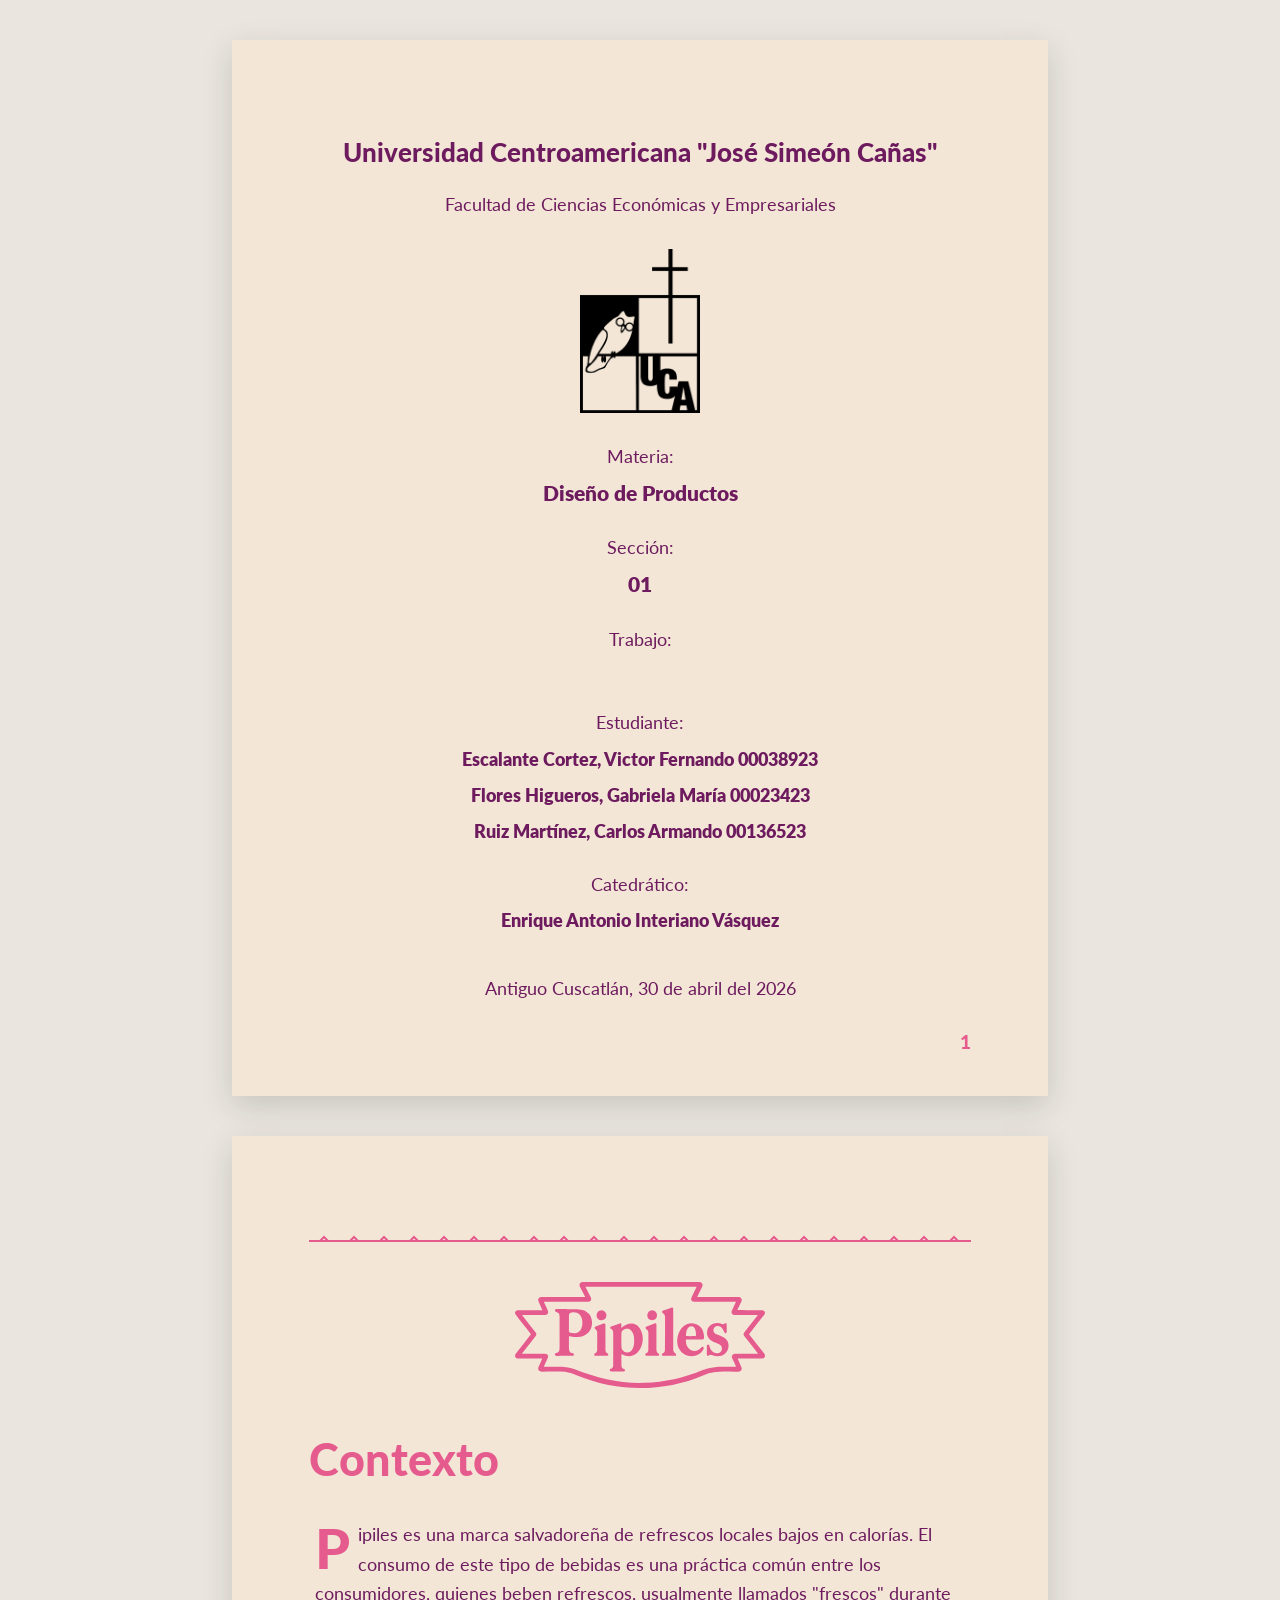
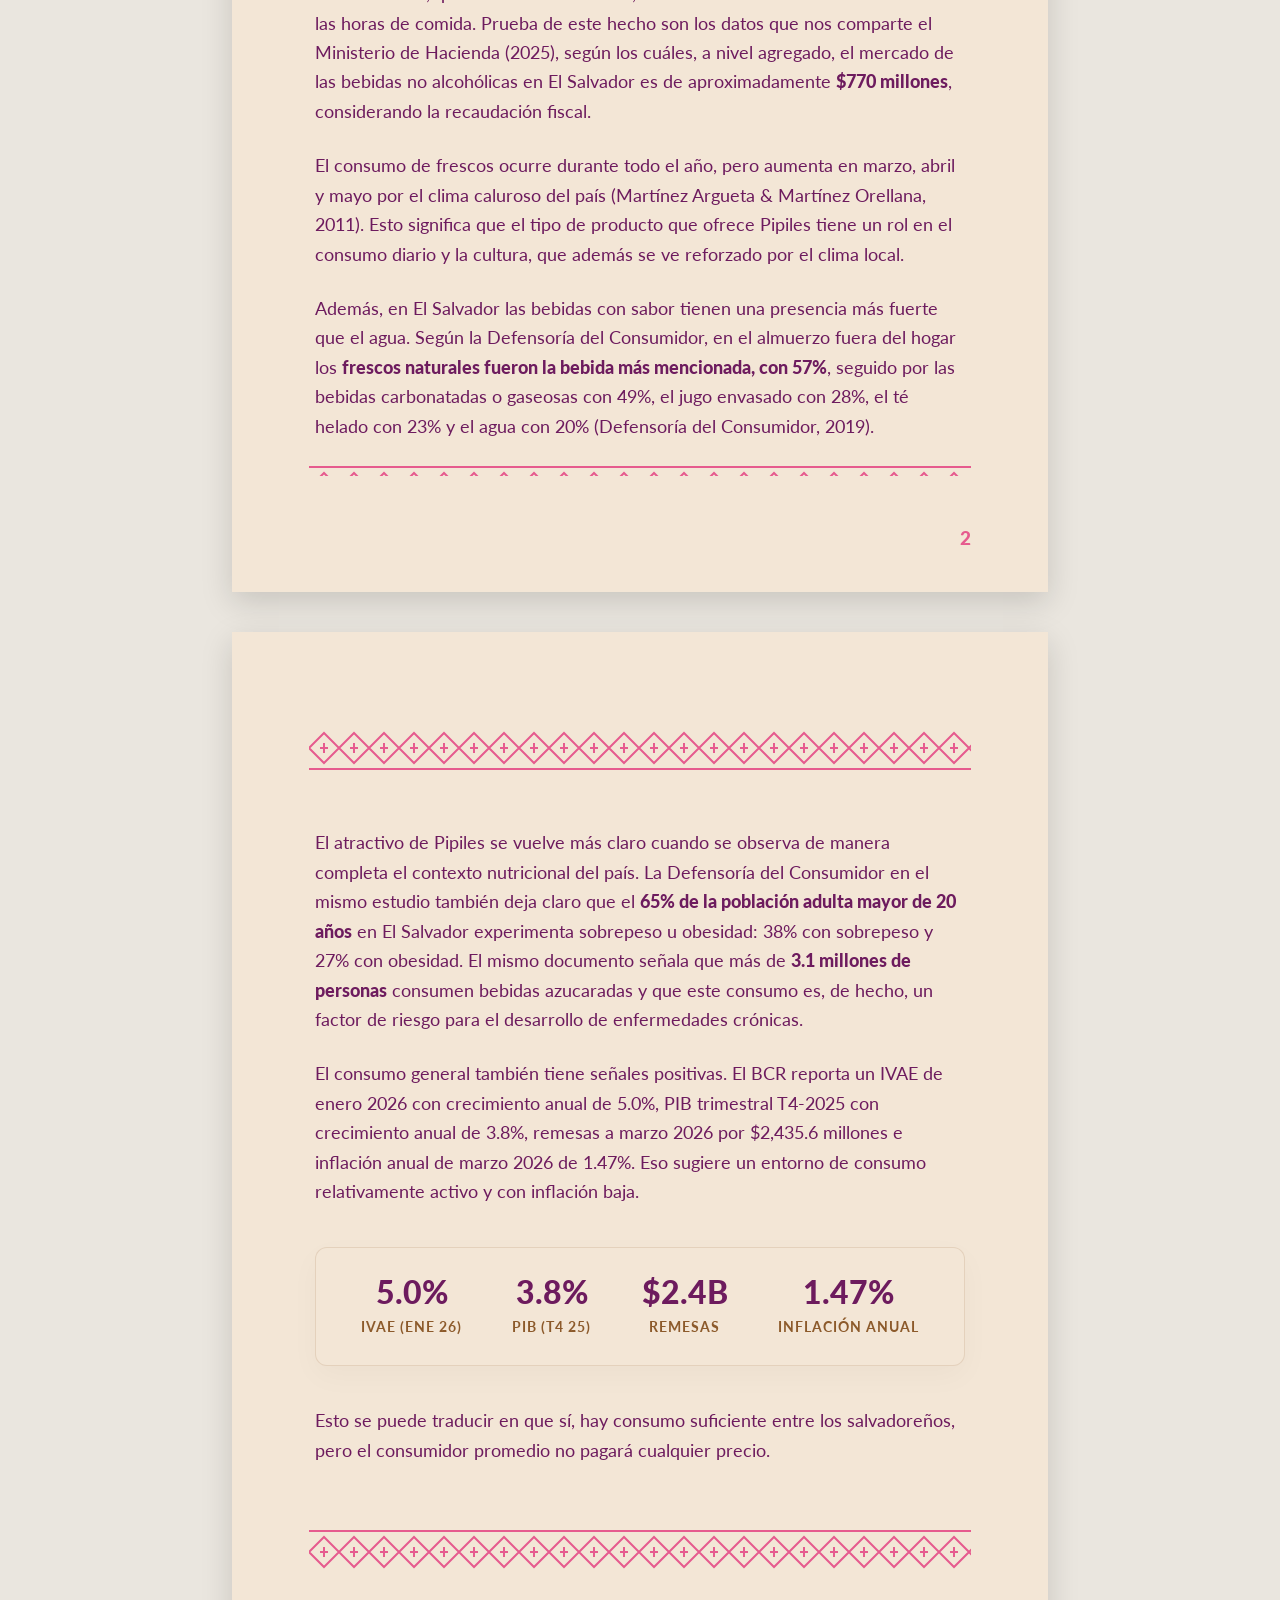
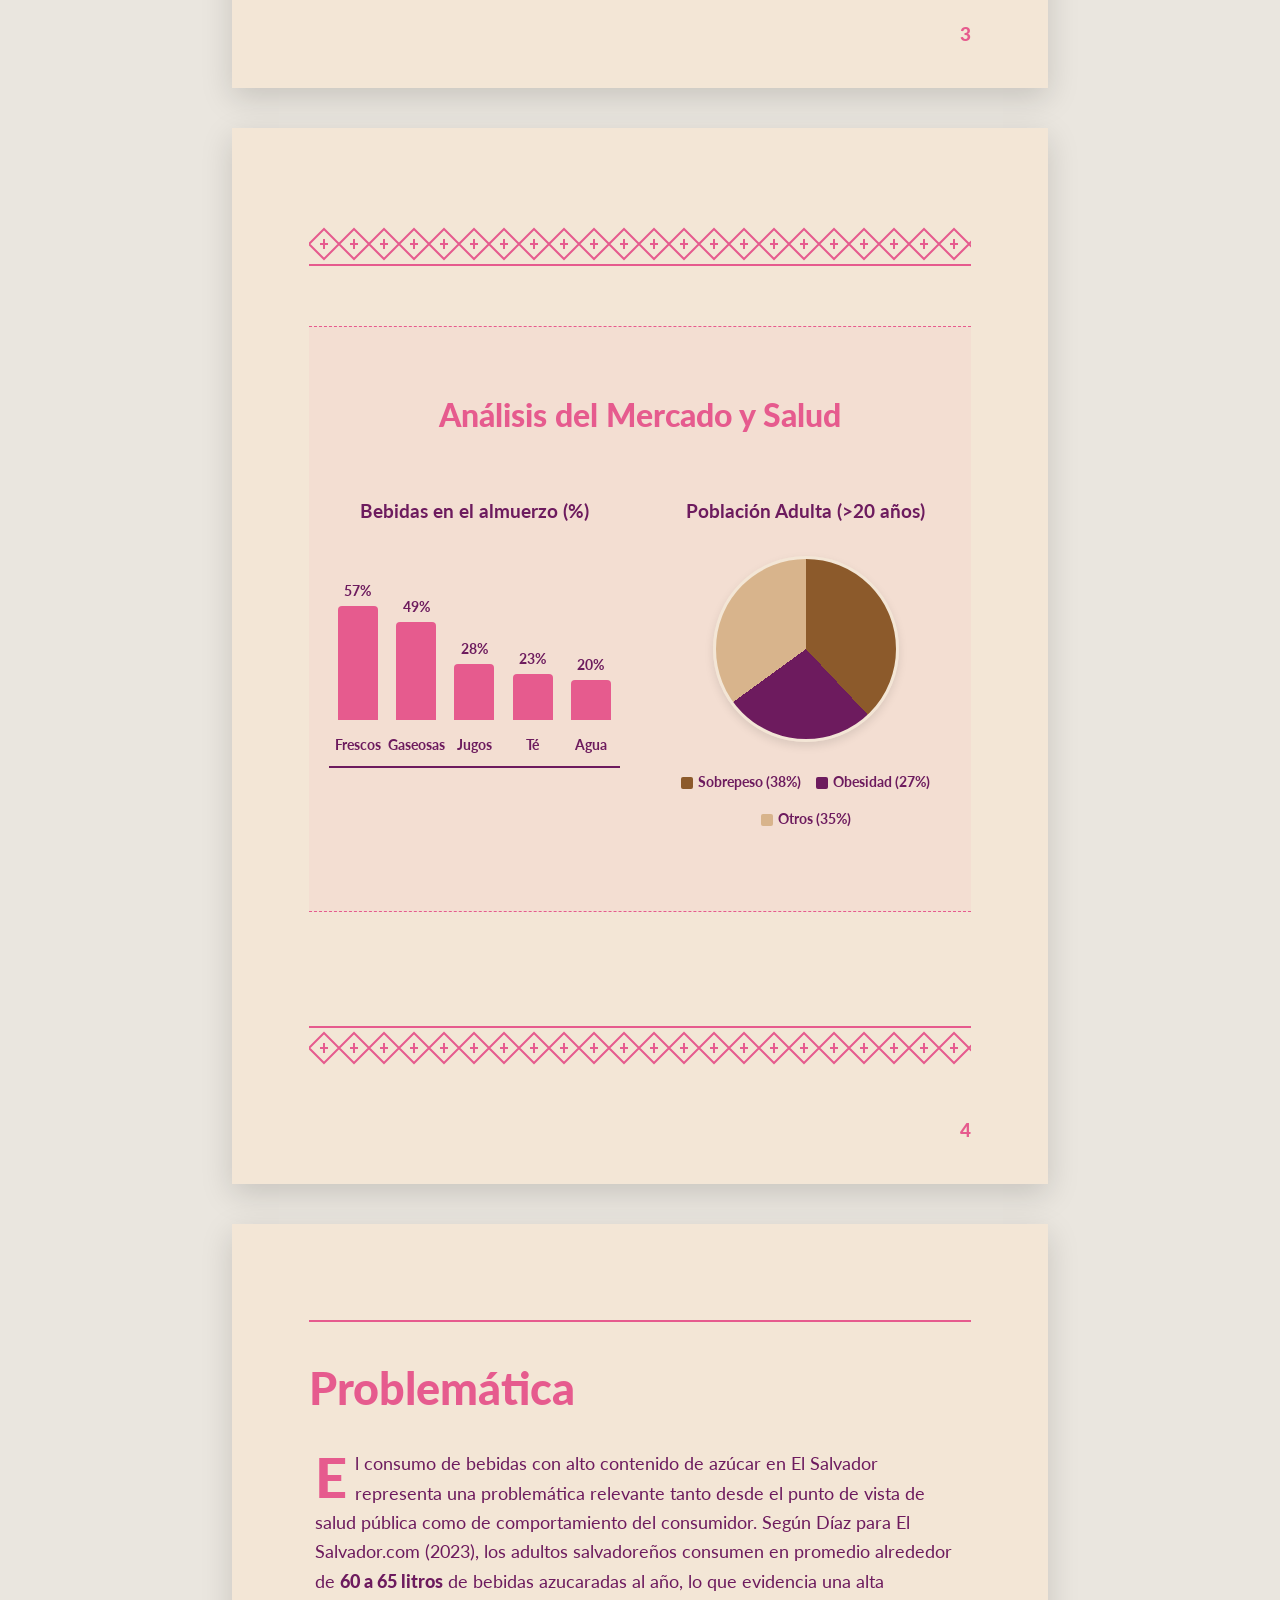
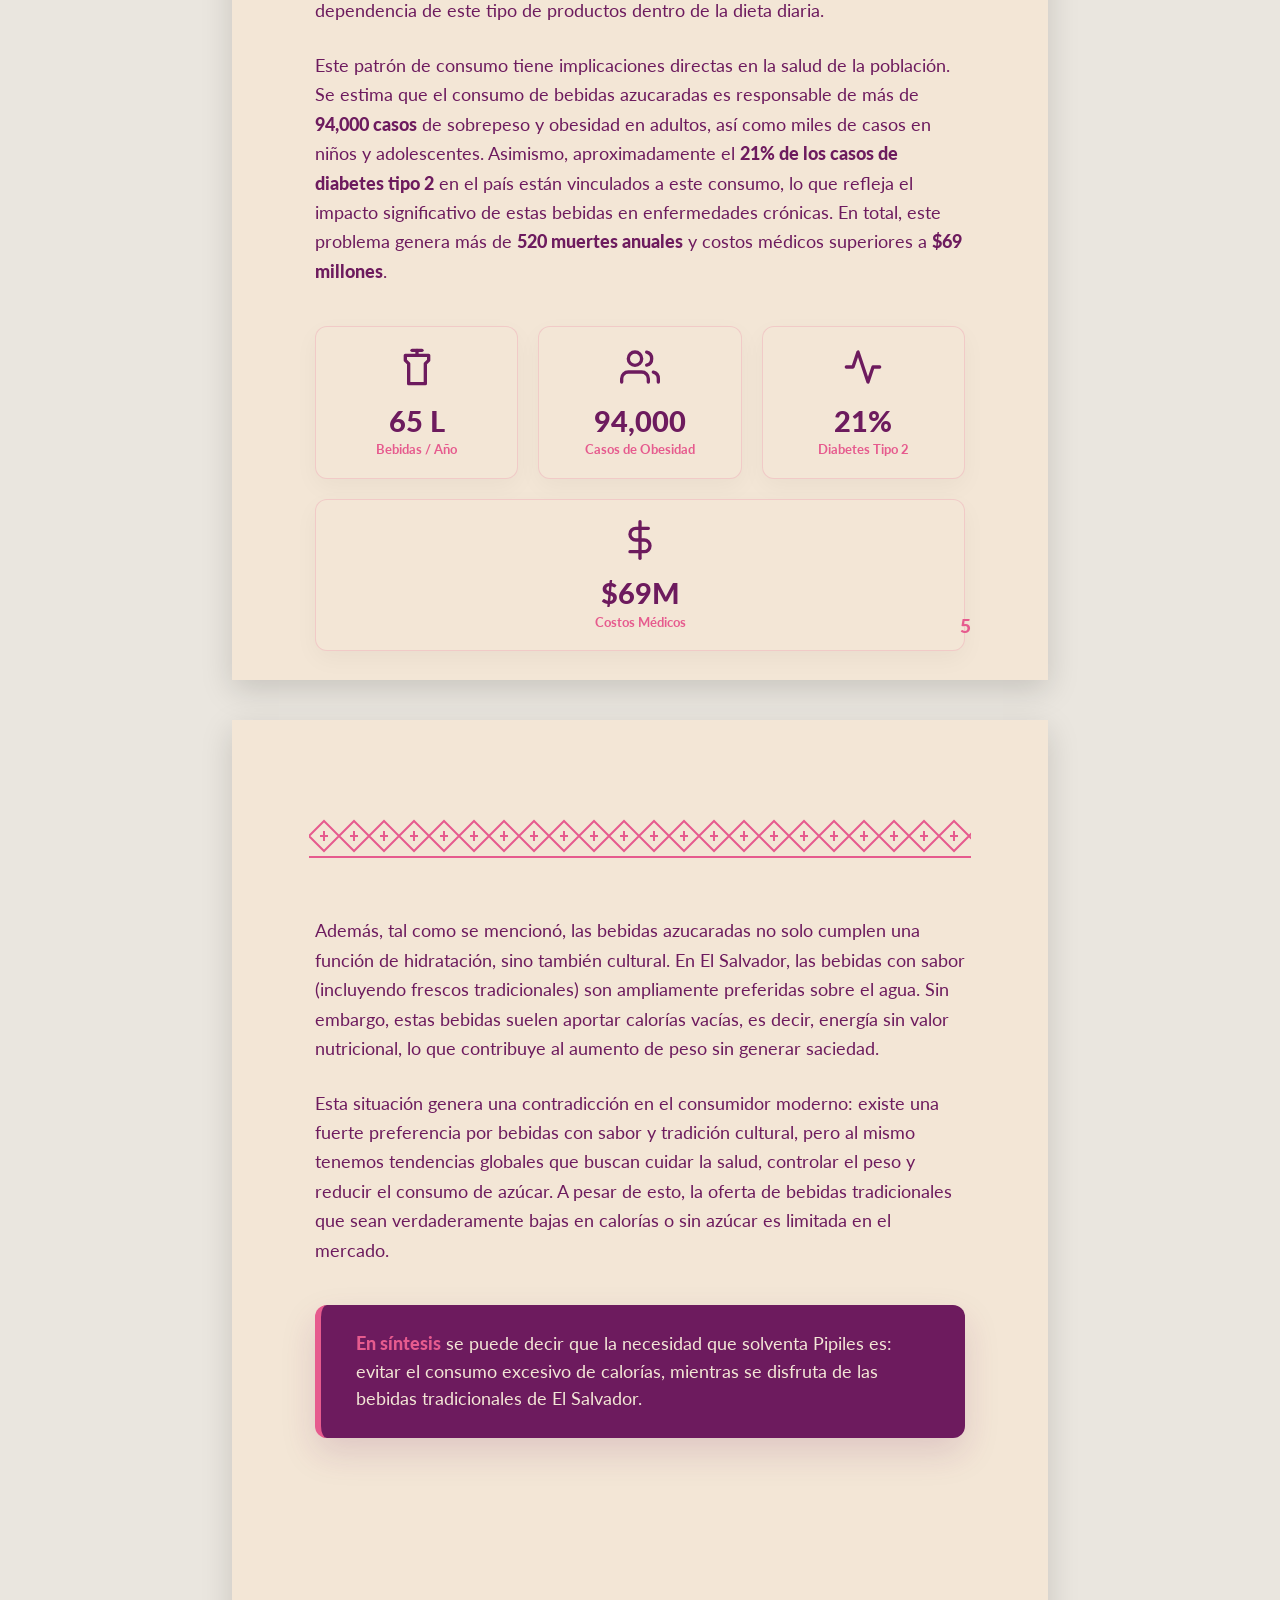
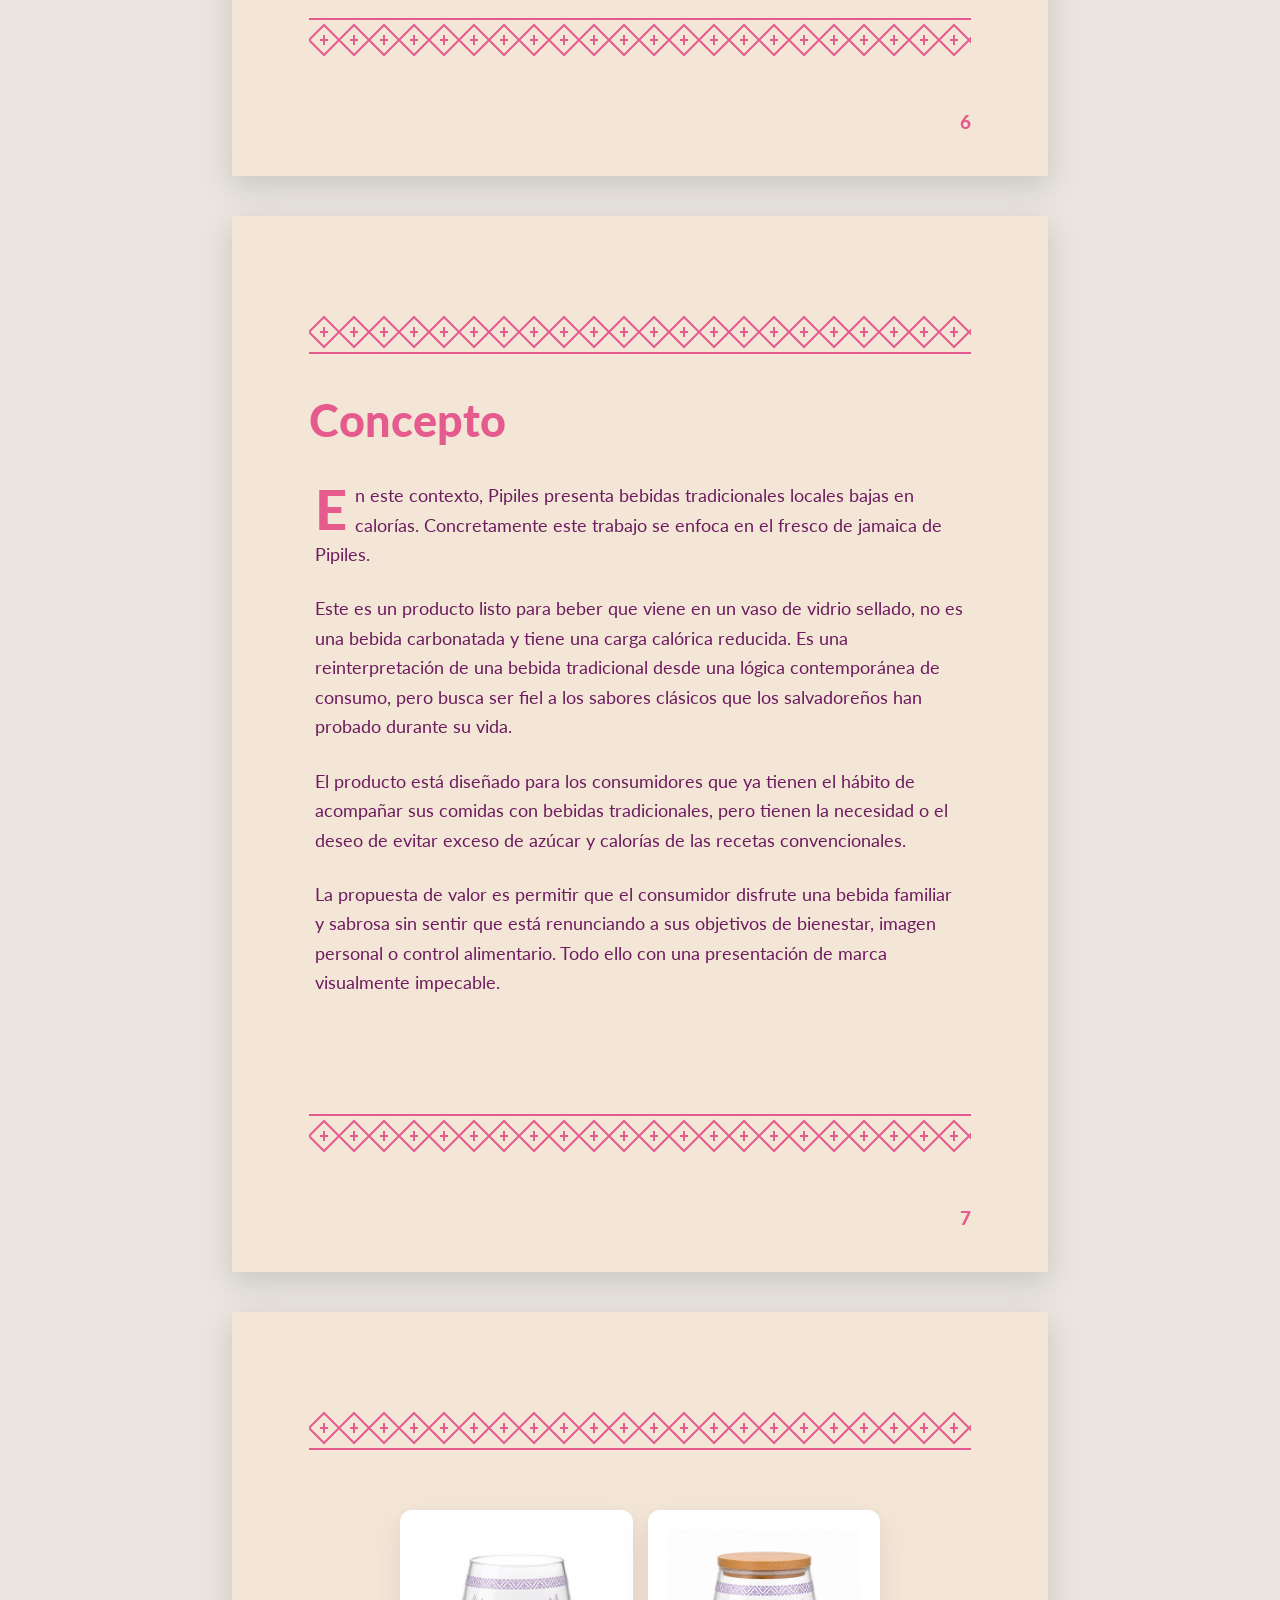
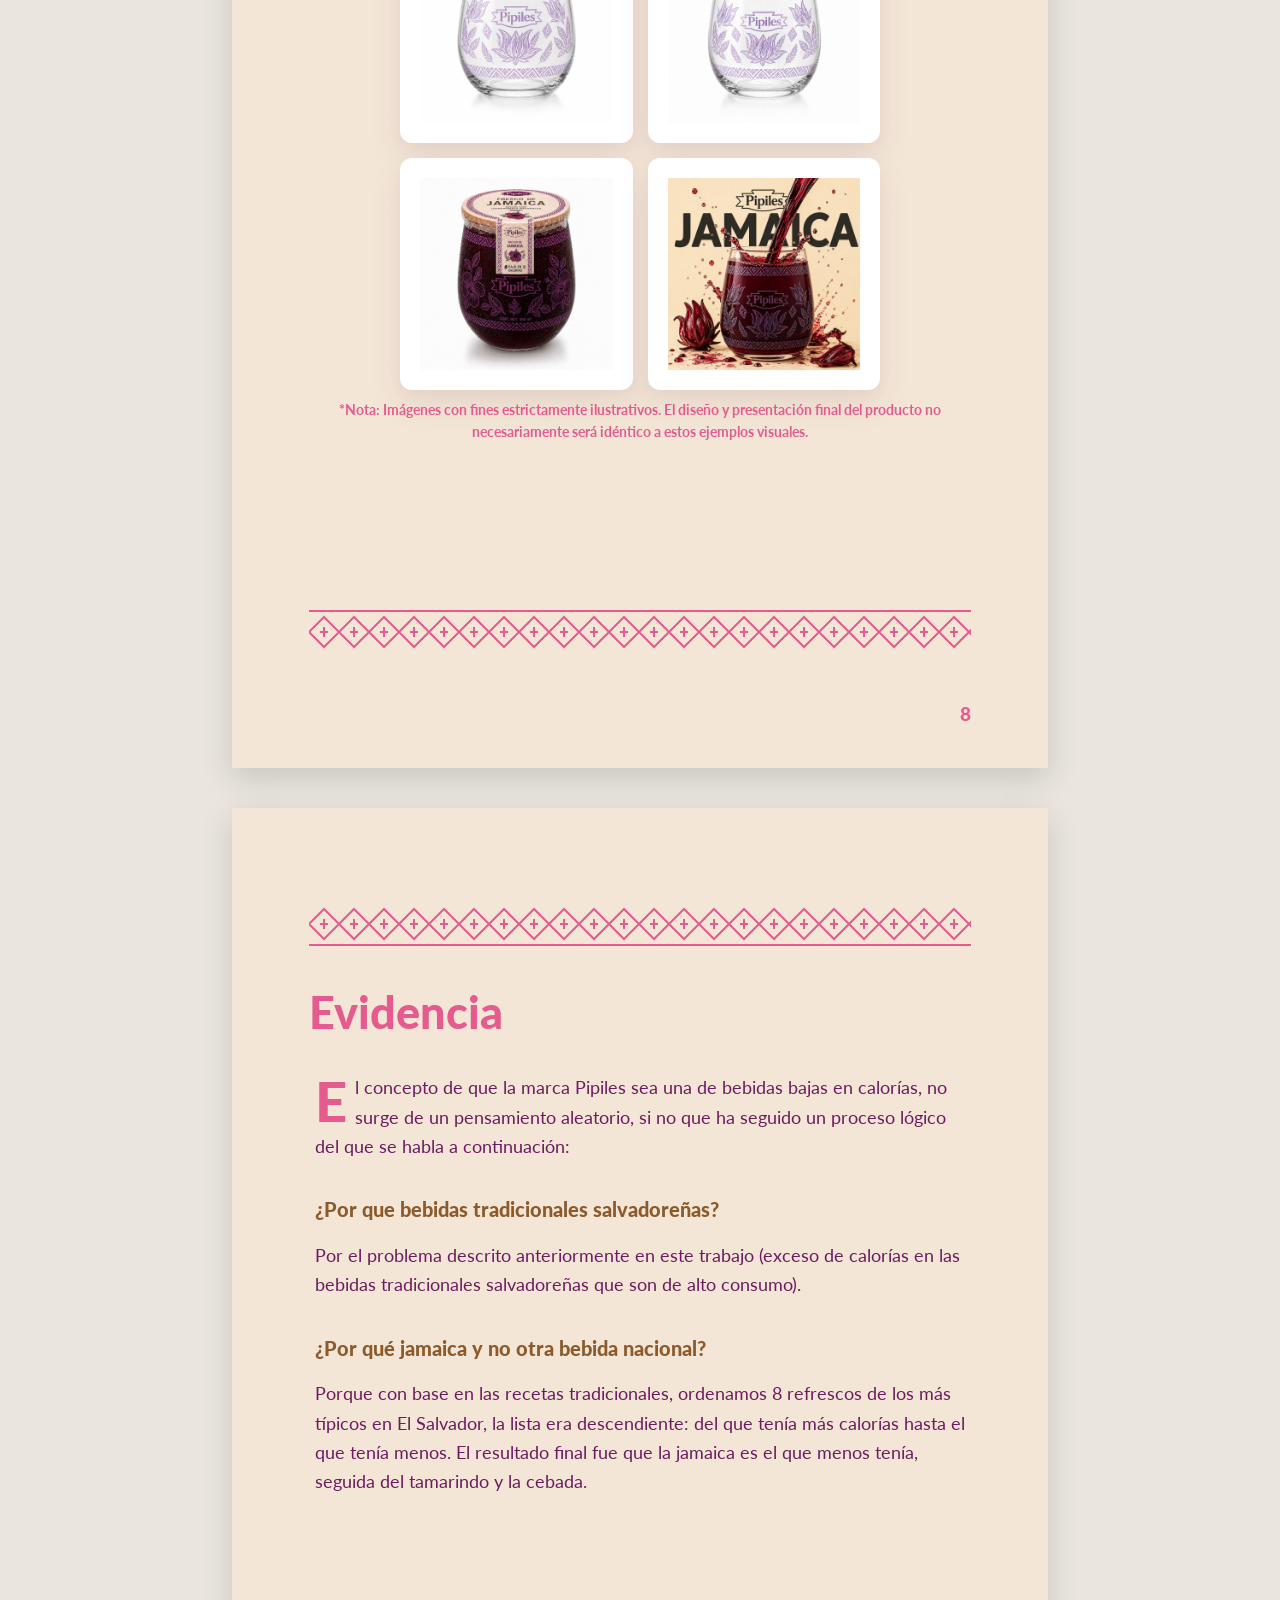
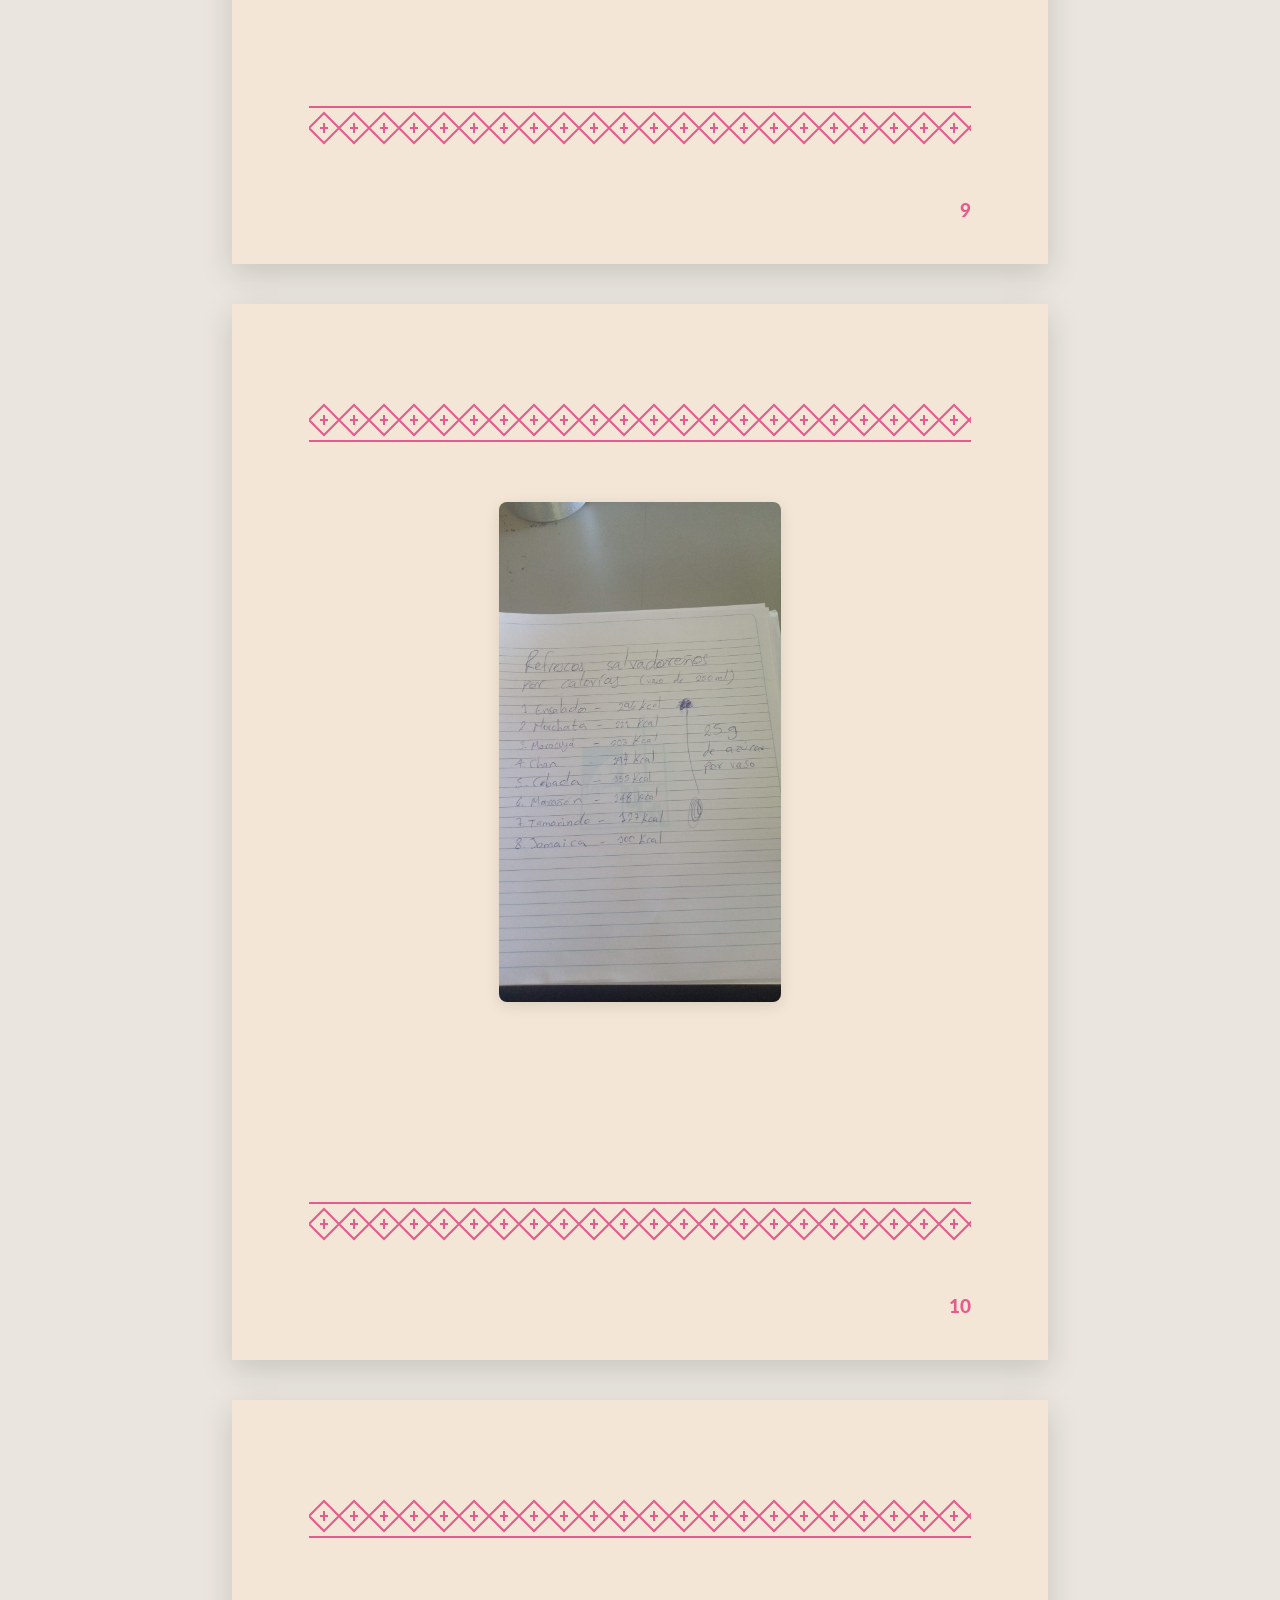
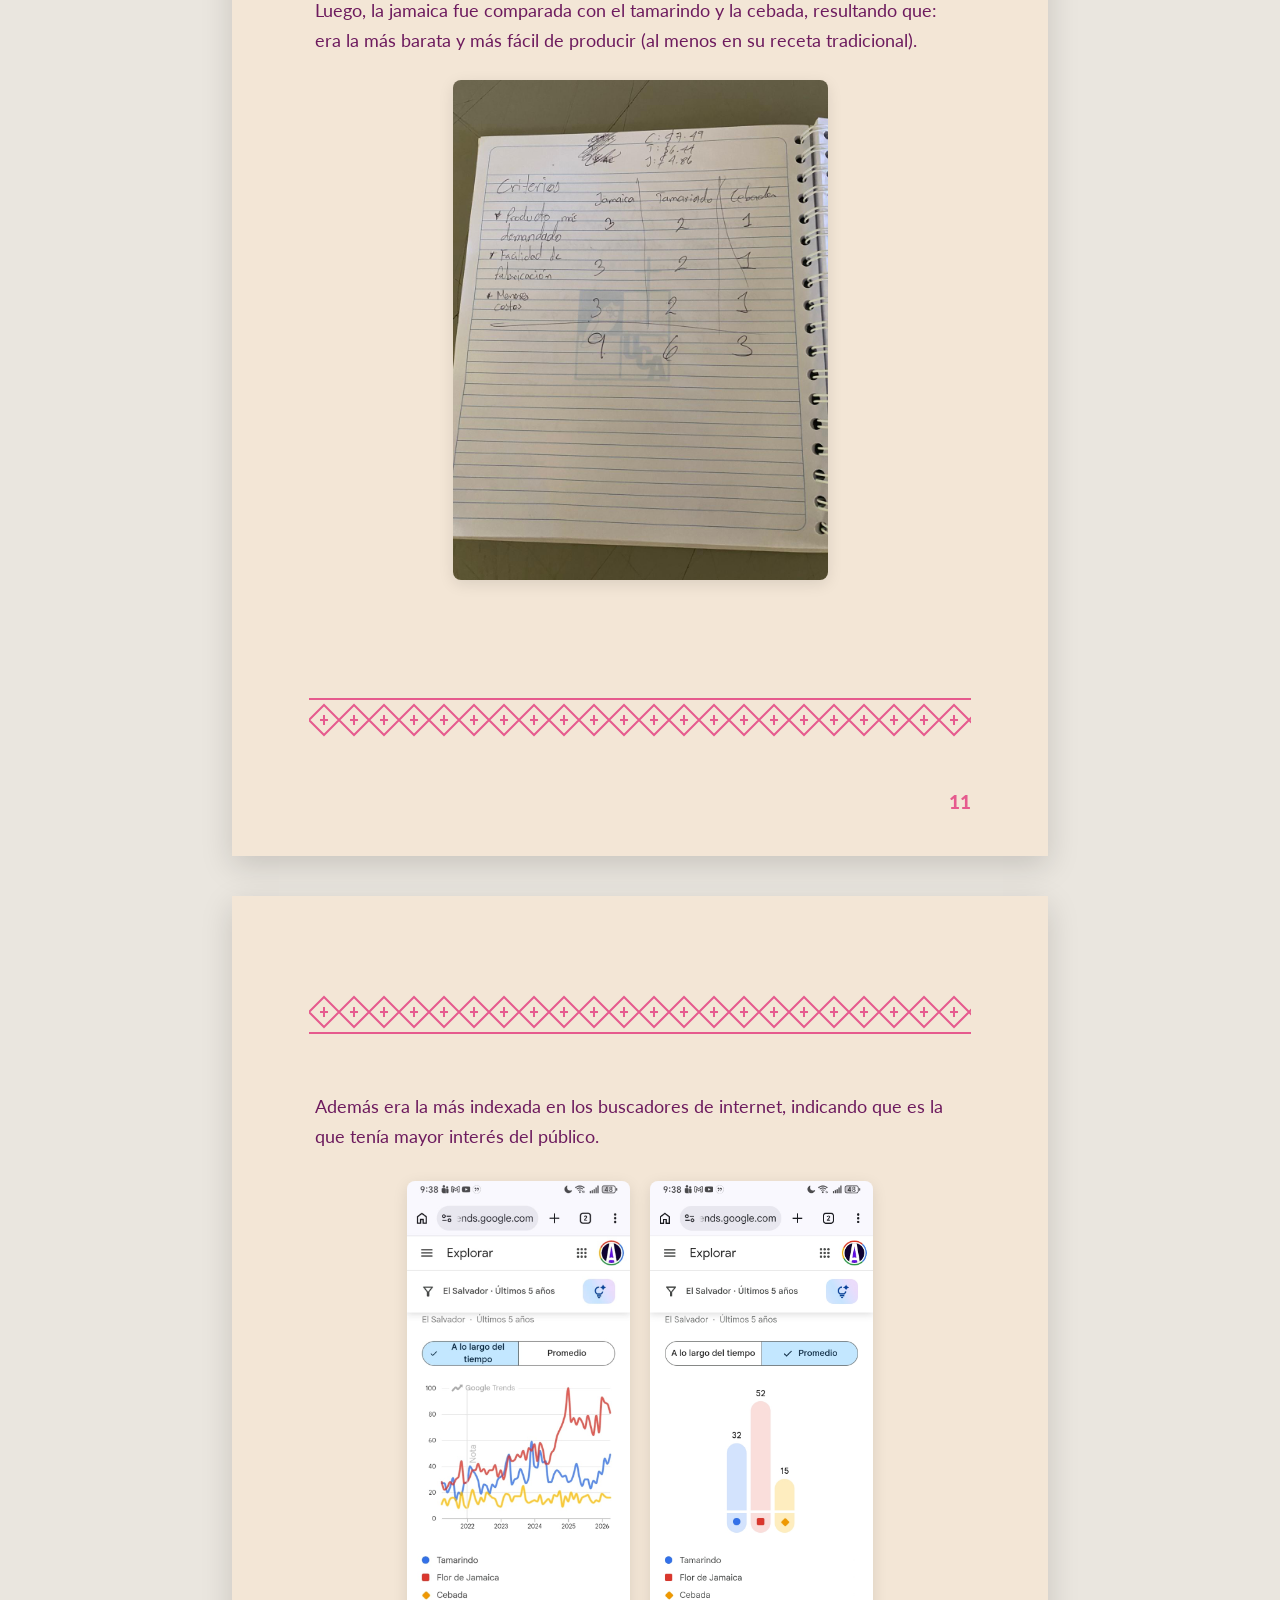
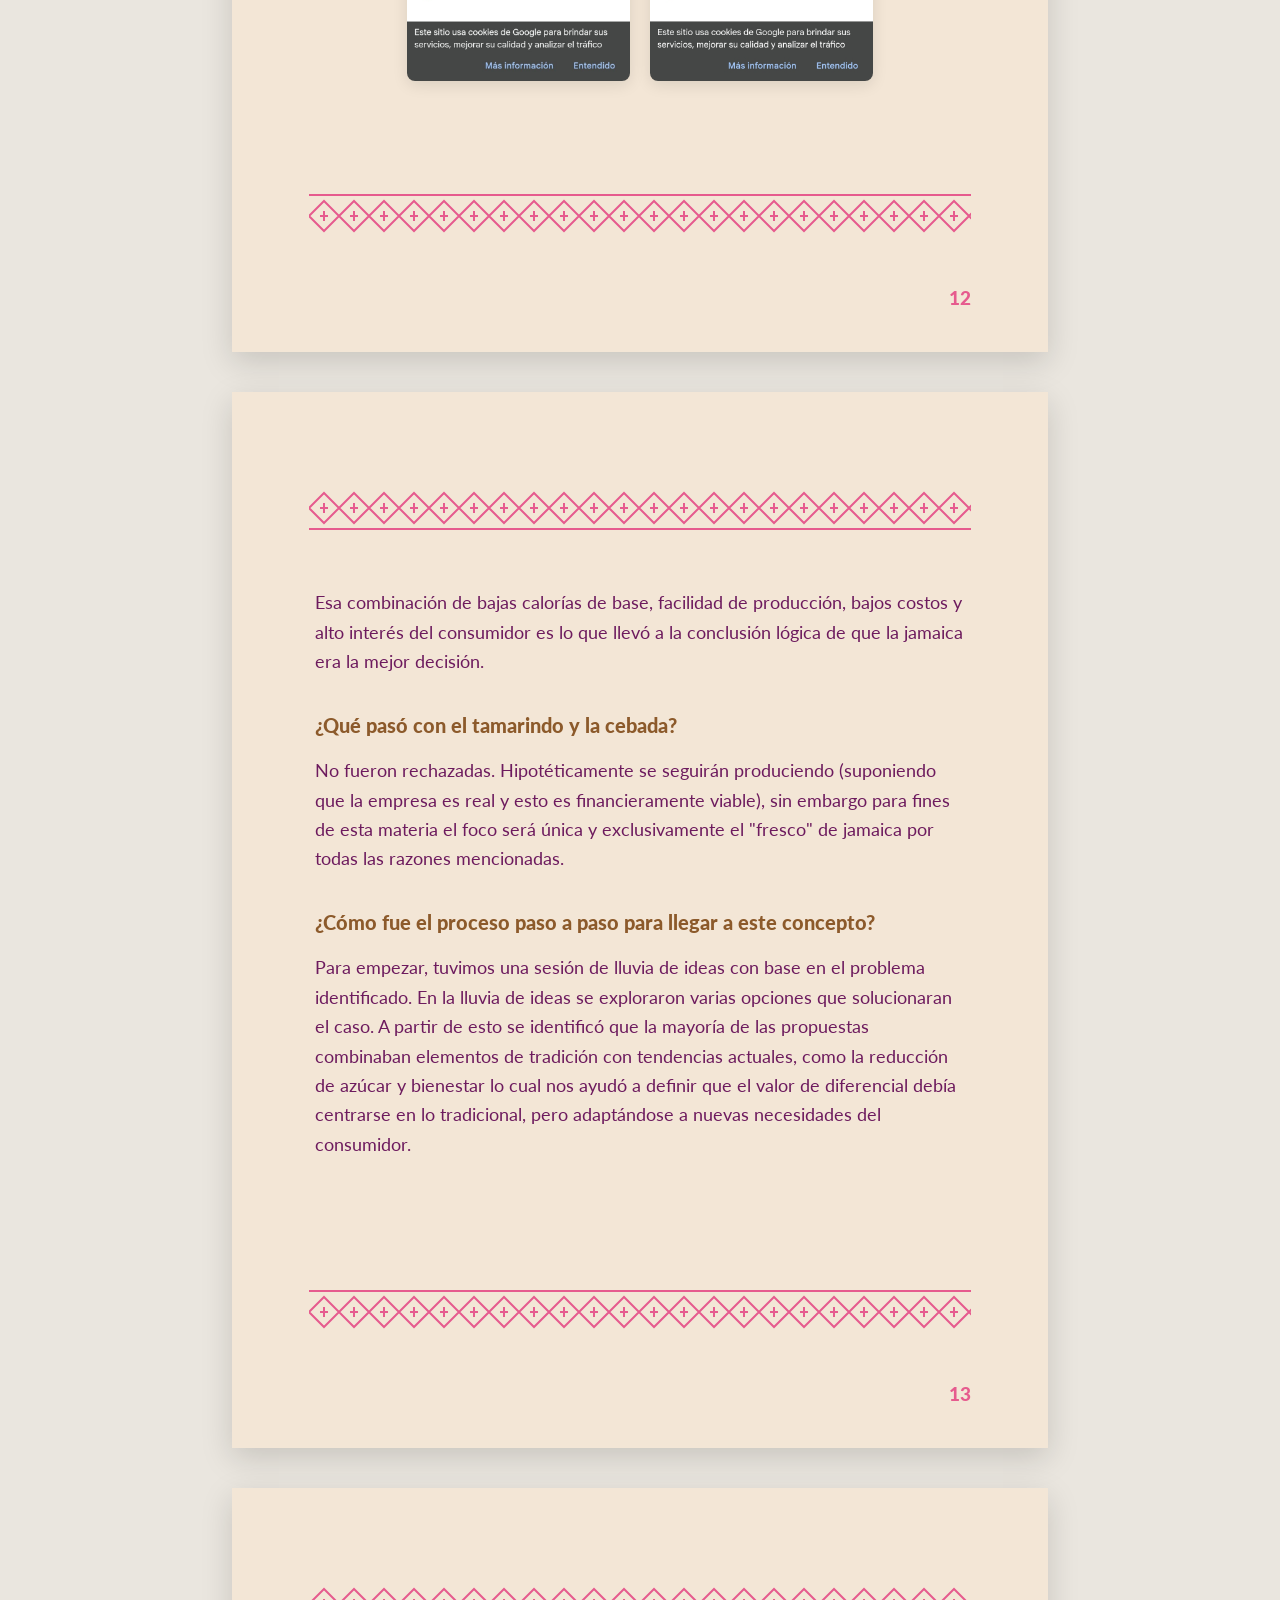
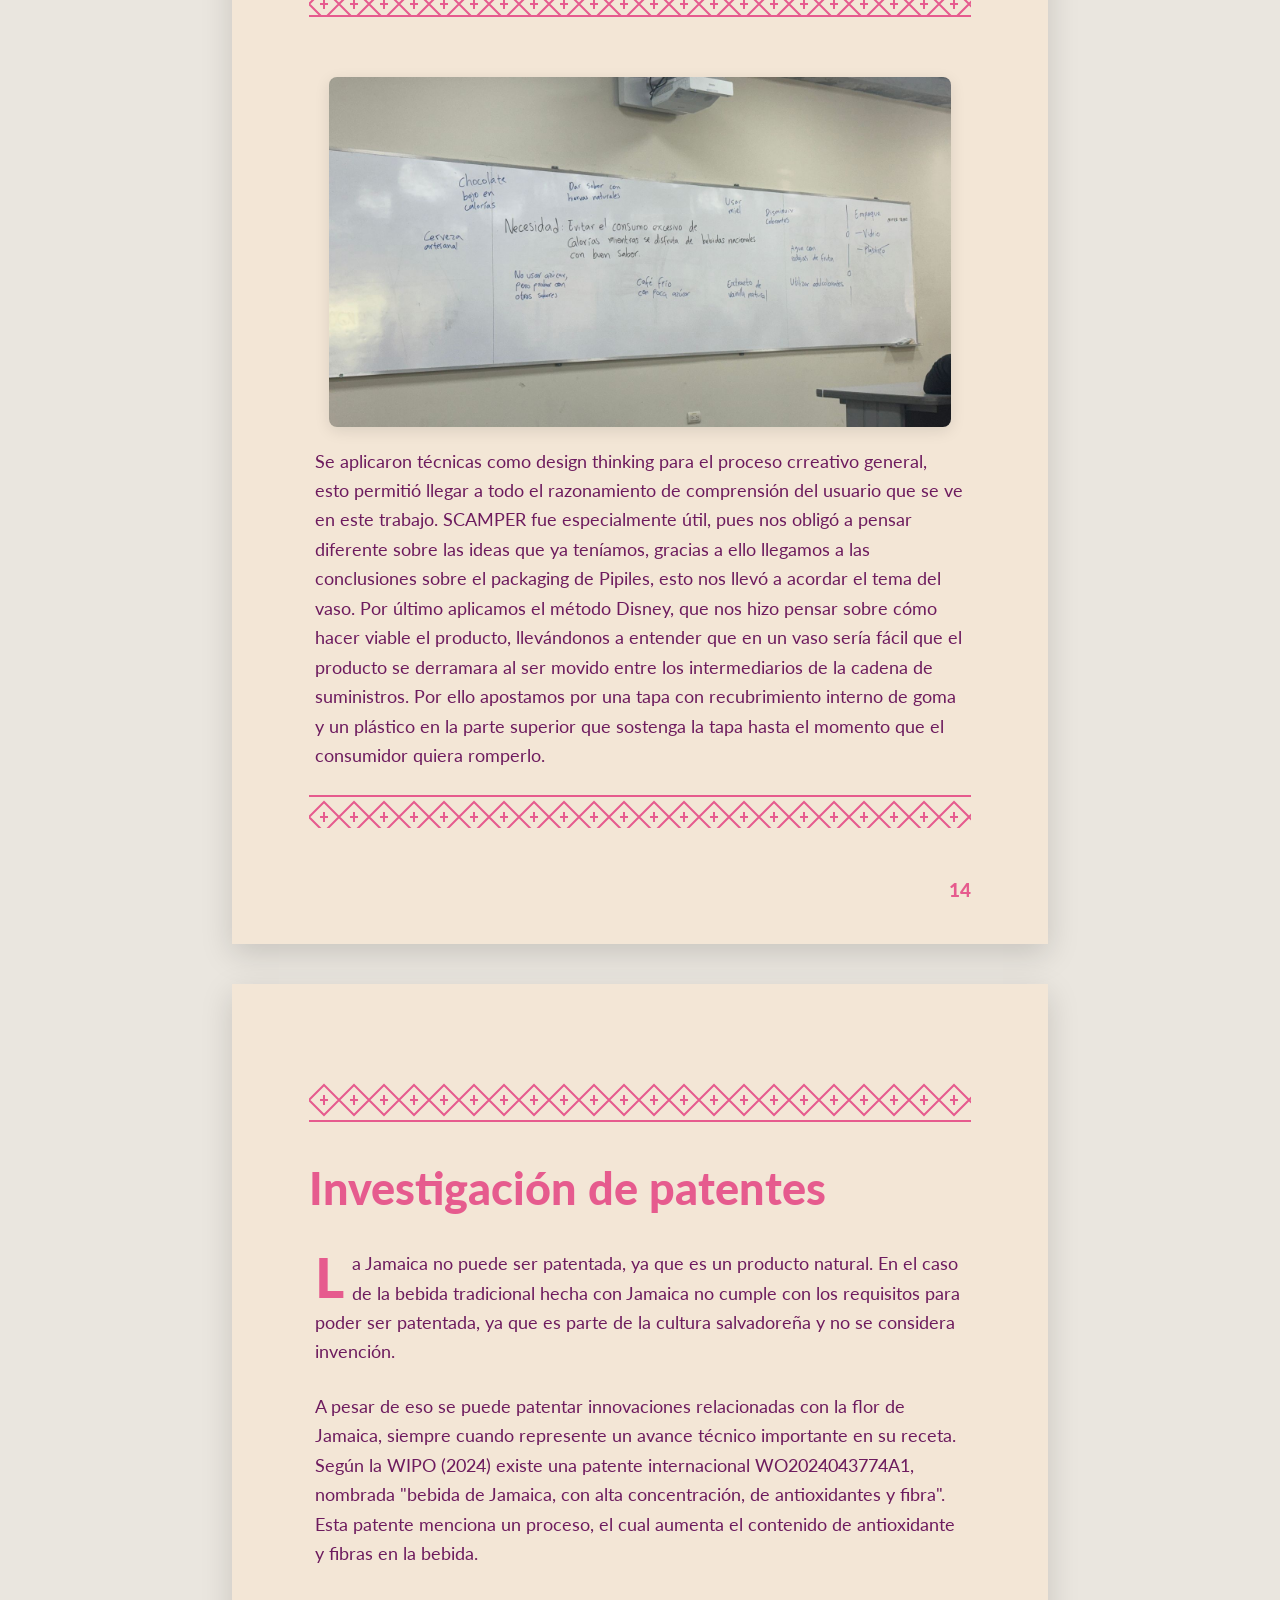
<file: pipiles.html>
<!DOCTYPE html>
<html lang="es">

<head>
    <meta charset="UTF-8">
    <meta name="viewport" content="width=device-width, initial-scale=1.0">
    <title>Pipiles - Relatos de la Tierra</title>
    <meta name="description" content="Una lectura inmersiva sobre la tradición artesanal y los sabores naturales.">
    <!-- Google Fonts Lato -->
    <link rel="preconnect" href="https://fonts.googleapis.com">
    <link rel="preconnect" href="https://fonts.gstatic.com" crossorigin>
    <link
        href="https://fonts.googleapis.com/css2?family=Lato:ital,wght@0,300;0,400;0,700;0,900;1,300;1,400&display=swap"
        rel="stylesheet">
    <!-- Favicon Oficial Pipiles -->
    <link rel="icon" type="image/svg+xml" href="assets/logo_pipiles_transparente.svg">
    <link rel="stylesheet" href="assets/pipiles.css">
</head>

<body>
    <div class="document-container">

        <!-- PÁGINA 1: Portada UCA -->
        <main class="page cover-page">
            <div class="cover-content">
                <h1 class="cover-uni">Universidad Centroamericana "José Simeón Cañas"</h1>
                <p class="cover-faculty">Facultad de Ciencias Económicas y Empresariales</p>

                <img src="assets/logo_uca_sin_fondo.png" alt="Logo UCA" class="cover-logo">

                <div class="cover-section">
                    <p>Materia:</p>
                    <h2>Diseño de Productos</h2>
                </div>

                <div class="cover-section">
                    <p>Sección:</p>
                    <h2>01</h2>
                </div>

                <div class="cover-section">
                    <p>Trabajo:</p>
                    <br>
                </div>

                <div class="cover-section">
                    <p>Estudiante:</p>
                    <p class="bold-student">Escalante Cortez, Victor Fernando 00038923</p>
                    <p class="bold-student">Flores Higueros, Gabriela María 00023423</p>
                    <p class="bold-student">Ruiz Martínez, Carlos Armando 00136523</p>
                </div>

                <div class="cover-section">
                    <p>Catedrático:</p>
                    <p class="bold-prof">Enrique Antonio Interiano Vásquez</p>
                </div>

                <div class="cover-footer">
                    <p>Antiguo Cuscatlán, 30 de abril del 2026</p>
                </div>
            </div>
        </main>

        <!-- PÁGINA 2: Contexto -->
        <main class="page">
            <div class="border-pattern border-top"></div>
            <header class="header">
                <img src="assets/logo_pipiles_transparente.svg" alt="Logo Pipiles" class="brand-logo">
            </header>

            <h2 class="headline">Contexto</h2>
            <article class="article">
                <div class="body-text drop-cap">
                    <p>Pipiles es una marca salvadoreña de refrescos locales bajos en calorías. El consumo de este tipo
                        de bebidas es una práctica común entre los consumidores, quienes beben refrescos, usualmente
                        llamados "frescos" durante las horas de comida. Prueba de este hecho son los datos que nos
                        comparte el Ministerio de Hacienda (2025), según los cuáles, a nivel agregado, el mercado de las
                        bebidas no alcohólicas en El Salvador es de aproximadamente <span class="highlight">$770
                            millones</span>, considerando la recaudación fiscal.</p>

                    <p>El consumo de frescos ocurre durante todo el año, pero aumenta en marzo, abril y mayo por el
                        clima caluroso del país (Martínez Argueta & Martínez Orellana, 2011). Esto significa que el tipo
                        de producto que ofrece Pipiles tiene un rol en el consumo diario y la cultura, que además se ve
                        reforzado por el clima local.</p>

                    <p>Además, en El Salvador las bebidas con sabor tienen una presencia más fuerte que el agua. Según
                        la Defensoría del Consumidor, en el almuerzo fuera del hogar los <span class="highlight">frescos
                            naturales fueron la bebida más mencionada, con 57%</span>, seguido por las bebidas
                        carbonatadas o gaseosas con 49%, el jugo envasado con 28%, el té helado con 23% y el agua con
                        20% (Defensoría del Consumidor, 2019).</p>
                </div>
            </article>
            <div class="border-pattern border-bottom" style="margin-top: auto;"></div>
        </main>

        <!-- PÁGINA 2: Contexto (Continuación) y Datos -->
        <main class="page">
            <div class="border-pattern border-top"></div>
            <article class="article">
                <div class="body-text">
                    <p>El atractivo de Pipiles se vuelve más claro cuando se observa de manera completa el contexto
                        nutricional del país. La Defensoría del Consumidor en el mismo estudio también deja claro que el
                        <span class="highlight">65% de la población adulta mayor de 20 años</span> en El Salvador
                        experimenta sobrepeso u obesidad: 38% con sobrepeso y 27% con obesidad. El mismo documento
                        señala que más de <span class="highlight">3.1 millones de personas</span> consumen bebidas
                        azucaradas y que este consumo es, de hecho, un factor de riesgo para el desarrollo de
                        enfermedades crónicas.</p>

                    <p>El consumo general también tiene señales positivas. El BCR reporta un IVAE de enero 2026 con
                        crecimiento anual de 5.0%, PIB trimestral T4-2025 con crecimiento anual de 3.8%, remesas a marzo
                        2026 por $2,435.6 millones e inflación anual de marzo 2026 de 1.47%. Eso sugiere un entorno de
                        consumo relativamente activo y con inflación baja.</p>

                    <div class="stat-box">
                        <div class="stat-item">
                            <span class="stat-number">5.0%</span>
                            <span class="stat-label">IVAE (Ene 26)</span>
                        </div>
                        <div class="stat-item">
                            <span class="stat-number">3.8%</span>
                            <span class="stat-label">PIB (T4 25)</span>
                        </div>
                        <div class="stat-item">
                            <span class="stat-number">$2.4B</span>
                            <span class="stat-label">Remesas</span>
                        </div>
                        <div class="stat-item">
                            <span class="stat-number">1.47%</span>
                            <span class="stat-label">Inflación Anual</span>
                        </div>
                    </div>

                    <p>Esto se puede traducir en que sí, hay consumo suficiente entre los salvadoreños, pero el
                        consumidor promedio no pagará cualquier precio.</p>
                </div>
            </article>
            <div class="border-pattern border-bottom" style="margin-top: auto;"></div>
        </main>

        <!-- PÁGINA 3: Gráficos -->
        <main class="page">
            <div class="border-pattern border-top"></div>
            <div class="data-section">
                <h3 class="data-title">Análisis del Mercado y Salud</h3>

                <div class="chart-container">
                    <div class="bar-chart-wrapper">
                        <h4 class="chart-subtitle">Bebidas en el almuerzo (%)</h4>
                        <div class="bar-chart">
                            <div class="bar-group">
                                <div class="bar" style="height: 57%;" data-value="57%"></div>
                                <span class="bar-label">Frescos</span>
                            </div>
                            <div class="bar-group">
                                <div class="bar" style="height: 49%;" data-value="49%"></div>
                                <span class="bar-label">Gaseosas</span>
                            </div>
                            <div class="bar-group">
                                <div class="bar" style="height: 28%;" data-value="28%"></div>
                                <span class="bar-label">Jugos</span>
                            </div>
                            <div class="bar-group">
                                <div class="bar" style="height: 23%;" data-value="23%"></div>
                                <span class="bar-label">Té</span>
                            </div>
                            <div class="bar-group">
                                <div class="bar" style="height: 20%;" data-value="20%"></div>
                                <span class="bar-label">Agua</span>
                            </div>
                        </div>
                    </div>

                    <div class="pie-chart-wrapper">
                        <h4 class="chart-subtitle">Población Adulta (>20 años)</h4>
                        <div class="pie-chart nutritional-pie"></div>
                        <div class="pie-legend">
                            <div class="legend-item"><span class="color-box" style="background: var(--brown);"></span>
                                Sobrepeso (38%)</div>
                            <div class="legend-item"><span class="color-box"
                                    style="background: var(--text-color);"></span> Obesidad (27%)</div>
                            <div class="legend-item"><span class="color-box" style="background: var(--tan);"></span>
                                Otros (35%)</div>
                        </div>
                    </div>
                </div>
            </div>
            <div class="border-pattern border-bottom" style="margin-top: auto;"></div>
        </main>

        <!-- PÁGINA 4: Problemática -->
        <main class="page">
            <div class="border-pattern border-top"></div>
            <h2 class="headline">Problemática</h2>
            <article class="article">
                <div class="body-text drop-cap">
                    <p>El consumo de bebidas con alto contenido de azúcar en El Salvador representa una problemática
                        relevante tanto desde el punto de vista de salud pública como de comportamiento del consumidor.
                        Según Díaz para El Salvador.com (2023), los adultos salvadoreños consumen en promedio alrededor
                        de <span class="highlight">60 a 65 litros</span> de bebidas azucaradas al año, lo que evidencia
                        una alta dependencia de este tipo de productos dentro de la dieta diaria.</p>

                    <p>Este patrón de consumo tiene implicaciones directas en la salud de la población. Se estima que el
                        consumo de bebidas azucaradas es responsable de más de <span class="highlight">94,000
                            casos</span> de sobrepeso y obesidad en adultos, así como miles de casos en niños y
                        adolescentes. Asimismo, aproximadamente el <span class="highlight">21% de los casos de diabetes
                            tipo 2</span> en el país están vinculados a este consumo, lo que refleja el impacto
                        significativo de estas bebidas en enfermedades crónicas. En total, este problema genera más de
                        <span class="highlight">520 muertes anuales</span> y costos médicos superiores a <span
                            class="highlight">$69 millones</span>.</p>

                    <div class="impact-cards">
                        <div class="impact-card">
                            <svg class="icon" viewBox="0 0 24 24" fill="none" stroke="currentColor" stroke-width="2"
                                stroke-linecap="round" stroke-linejoin="round">
                                <path d="M17 10v12H7V10l-2-2V5h14v3l-2 2z"></path>
                                <path d="M12 5V2"></path>
                                <path d="M9 2h6"></path>
                            </svg>
                            <div class="stat">65 L</div>
                            <div class="label">Bebidas / Año</div>
                        </div>
                        <div class="impact-card">
                            <svg class="icon" viewBox="0 0 24 24" fill="none" stroke="currentColor" stroke-width="2"
                                stroke-linecap="round" stroke-linejoin="round">
                                <path d="M17 21v-2a4 4 0 0 0-4-4H5a4 4 0 0 0-4 4v2"></path>
                                <circle cx="9" cy="7" r="4"></circle>
                                <path d="M23 21v-2a4 4 0 0 0-3-3.87"></path>
                                <path d="M16 3.13a4 4 0 0 1 0 7.75"></path>
                            </svg>
                            <div class="stat">94,000</div>
                            <div class="label">Casos de Obesidad</div>
                        </div>
                        <div class="impact-card">
                            <svg class="icon" viewBox="0 0 24 24" fill="none" stroke="currentColor" stroke-width="2"
                                stroke-linecap="round" stroke-linejoin="round">
                                <path d="M22 12h-4l-3 9L9 3l-3 9H2"></path>
                            </svg>
                            <div class="stat">21%</div>
                            <div class="label">Diabetes Tipo 2</div>
                        </div>
                        <div class="impact-card">
                            <svg class="icon" viewBox="0 0 24 24" fill="none" stroke="currentColor" stroke-width="2"
                                stroke-linecap="round" stroke-linejoin="round">
                                <line x1="12" y1="1" x2="12" y2="23"></line>
                                <path d="M17 5H9.5a3.5 3.5 0 0 0 0 7h5a3.5 3.5 0 0 1 0 7H6"></path>
                            </svg>
                            <div class="stat">$69M</div>
                            <div class="label">Costos Médicos</div>
                        </div>
                    </div>
                </div>
            </article>
            <div class="border-pattern border-bottom" style="margin-top: auto;"></div>
        </main>

        <!-- PÁGINA 5: Problemática (Continuación) -->
        <main class="page">
            <div class="border-pattern border-top"></div>
            <article class="article">
                <div class="body-text">
                    <p>Además, tal como se mencionó, las bebidas azucaradas no solo cumplen una función de hidratación,
                        sino también cultural. En El Salvador, las bebidas con sabor (incluyendo frescos tradicionales)
                        son ampliamente preferidas sobre el agua. Sin embargo, estas bebidas suelen aportar calorías
                        vacías, es decir, energía sin valor nutricional, lo que contribuye al aumento de peso sin
                        generar saciedad.</p>

                    <p>Esta situación genera una contradicción en el consumidor moderno: existe una fuerte preferencia
                        por bebidas con sabor y tradición cultural, pero al mismo tenemos tendencias globales que buscan
                        cuidar la salud, controlar el peso y reducir el consumo de azúcar. A pesar de esto, la oferta de
                        bebidas tradicionales que sean verdaderamente bajas en calorías o sin azúcar es limitada en el
                        mercado.</p>

                    <div class="synthesis-box">
                        <p><strong>En síntesis</strong> se puede decir que la necesidad que solventa Pipiles es: evitar
                            el consumo excesivo de calorías, mientras se disfruta de las bebidas tradicionales de El
                            Salvador.</p>
                    </div>
                </div>
            </article>
            <div class="border-pattern border-bottom" style="margin-top: auto;"></div>
        </main>

        <!-- PÁGINA 6: Concepto -->
        <main class="page">
            <div class="border-pattern border-top"></div>
            <h2 class="headline">Concepto</h2>
            <article class="article">
                <div class="body-text drop-cap">
                    <p>En este contexto, Pipiles presenta bebidas tradicionales locales bajas en calorías. Concretamente
                        este trabajo se enfoca en el fresco de jamaica de Pipiles.</p>

                    <p>Este es un producto listo para beber que viene en un vaso de vidrio sellado, no es una bebida
                        carbonatada y tiene una carga calórica reducida. Es una reinterpretación de una bebida
                        tradicional desde una lógica contemporánea de consumo, pero busca ser fiel a los sabores
                        clásicos que los salvadoreños han probado durante su vida.</p>

                    <p>El producto está diseñado para los consumidores que ya tienen el hábito de acompañar sus comidas
                        con bebidas tradicionales, pero tienen la necesidad o el deseo de evitar exceso de azúcar y
                        calorías de las recetas convencionales.</p>

                    <p>La propuesta de valor es permitir que el consumidor disfrute una bebida familiar y sabrosa sin
                        sentir que está renunciando a sus objetivos de bienestar, imagen personal o control alimentario.
                        Todo ello con una presentación de marca visualmente impecable.</p>
                </div>
            </article>
            <div class="border-pattern border-bottom" style="margin-top: auto;"></div>
        </main>

        <!-- PÁGINA 7: Concepto (Imágenes) -->
        <main class="page">
            <div class="border-pattern border-top"></div>
            <article class="article">
                <div class="body-text">
                    <div class="concept-gallery">
                        <div class="gallery-item">
                            <img src="assets/vaso%20jamaica.jpg" alt="Referencia Jamaica 2" class="gallery-image">
                        </div>
                        <div class="gallery-item">
                            <img src="assets/jamaica%20con%20tapa.jpg" alt="Referencia Jamaica 3" class="gallery-image">
                        </div>
                        <div class="gallery-item">
                            <img src="assets/jamaica%20pipiles%20terminado.jpg" alt="Referencia Jamaica 4"
                                class="gallery-image">
                        </div>
                        <div class="gallery-item">
                            <img src="assets/jamaica.jpg" alt="Referencia Jamaica 1" class="gallery-image">
                        </div>
                    </div>
                    <p class="gallery-note">*Nota: Imágenes con fines estrictamente ilustrativos. El diseño y
                        presentación final del producto no necesariamente será idéntico a estos ejemplos visuales.</p>
                </div>
            </article>
            <div class="border-pattern border-bottom" style="margin-top: auto;"></div>
        </main>

        <!-- PÁGINA 8: Evidencia -->
        <main class="page">
            <div class="border-pattern border-top"></div>
            <h2 class="headline">Evidencia</h2>
            <article class="article">
                <div class="body-text drop-cap">
                    <p>El concepto de que la marca Pipiles sea una de bebidas bajas en calorías, no surge de un
                        pensamiento aleatorio, si no que ha seguido un proceso lógico del que se habla a continuación:
                    </p>

                    <h3 class="qa-question">¿Por que bebidas tradicionales salvadoreñas?</h3>
                    <p>Por el problema descrito anteriormente en este trabajo (exceso de calorías en las bebidas
                        tradicionales salvadoreñas que son de alto consumo).</p>

                    <h3 class="qa-question">¿Por qué jamaica y no otra bebida nacional?</h3>
                    <p>Porque con base en las recetas tradicionales, ordenamos 8 refrescos de los más típicos en El
                        Salvador, la lista era descendiente: del que tenía más calorías hasta el que tenía menos. El
                        resultado final fue que la jamaica es el que menos tenía, seguida del tamarindo y la cebada.</p>
                </div>
            </article>
            <div class="border-pattern border-bottom" style="margin-top: auto;"></div>
        </main>

        <!-- PÁGINA 9: Evidencia (Imagen Calorías) -->
        <main class="page">
            <div class="border-pattern border-top"></div>
            <article class="article">
                <div class="body-text">
                    <img src="assets/comparacion refrescos salvadoreños por calorías.jpeg" alt="Comparación de calorías"
                        class="img-calorias"
                        style="display: block; margin: 20px auto; max-width: 100%; max-height: 500px; width: auto; height: auto; object-fit: contain; border-radius: 8px; box-shadow: 0 4px 15px rgba(0,0,0,0.1);">
                </div>
            </article>
            <div class="border-pattern border-bottom" style="margin-top: auto;"></div>
        </main>

        <!-- PÁGINA 10: Evidencia (Comparación General) -->
        <main class="page">
            <div class="border-pattern border-top"></div>
            <article class="article">
                <div class="body-text">
                    <p>Luego, la jamaica fue comparada con el tamarindo y la cebada, resultando que: era la más barata y
                        más fácil de producir (al menos en su receta tradicional).</p>

                    <img src="assets/comparacion general jamaica cebada y tamarindo.jpeg" alt="Comparación general"
                        class="img-general"
                        style="display: block; margin: 20px auto; max-width: 100%; max-height: 500px; width: auto; height: auto; object-fit: contain; border-radius: 8px; box-shadow: 0 4px 15px rgba(0,0,0,0.1);">
                </div>
            </article>
            <div class="border-pattern border-bottom" style="margin-top: auto;"></div>
        </main>

        <!-- PÁGINA 11: Evidencia (Google Trends) -->
        <main class="page">
            <div class="border-pattern border-top"></div>
            <article class="article">
                <div class="body-text">
                    <p>Además era la más indexada en los buscadores de internet, indicando que es la que tenía mayor
                        interés del público.</p>

                    <div class="trends-container"
                        style="display: flex; justify-content: center; gap: 20px; margin: 30px auto;">
                        <img src="assets/comparación google trends jamaica cebada y tamarindo grafica lineal.jpeg"
                            alt="Google Trends Líneas" class="img-trends"
                            style="max-width: 45%; max-height: 500px; width: auto; height: auto; object-fit: contain; border-radius: 8px; box-shadow: 0 4px 15px rgba(0,0,0,0.1);">
                        <img src="assets/comparación google trends jamaica cebada y tamarindo grafica de barras.jpeg"
                            alt="Google Trends Barras" class="img-trends"
                            style="max-width: 45%; max-height: 500px; width: auto; height: auto; object-fit: contain; border-radius: 8px; box-shadow: 0 4px 15px rgba(0,0,0,0.1);">
                    </div>
                </div>
            </article>
            <div class="border-pattern border-bottom" style="margin-top: auto;"></div>
        </main>

        <!-- PÁGINA 12: Evidencia (Texto) -->
        <main class="page">
            <div class="border-pattern border-top"></div>
            <article class="article">
                <div class="body-text">
                    <p>Esa combinación de bajas calorías de base, facilidad de producción, bajos costos y alto interés
                        del consumidor es lo que llevó a la conclusión lógica de que la jamaica era la mejor decisión.
                    </p>

                    <h3 class="qa-question">¿Qué pasó con el tamarindo y la cebada?</h3>
                    <p>No fueron rechazadas. Hipotéticamente se seguirán produciendo (suponiendo que la empresa es real
                        y esto es financieramente viable), sin embargo para fines de esta materia el foco será única y
                        exclusivamente el "fresco" de jamaica por todas las razones mencionadas.</p>

                    <h3 class="qa-question">¿Cómo fue el proceso paso a paso para llegar a este concepto?</h3>
                    <p>Para empezar, tuvimos una sesión de lluvia de ideas con base en el problema identificado. En la
                        lluvia de ideas se exploraron varias opciones que solucionaran el caso. A partir de esto se
                        identificó que la mayoría de las propuestas combinaban elementos de tradición con tendencias
                        actuales, como la reducción de azúcar y bienestar lo cual nos ayudó a definir que el valor de
                        diferencial debía centrarse en lo tradicional, pero adaptándose a nuevas necesidades del
                        consumidor.</p>
                </div>
            </article>
            <div class="border-pattern border-bottom" style="margin-top: auto;"></div>
        </main>

        <!-- PÁGINA 13: Evidencia (Final) -->
        <main class="page">
            <div class="border-pattern border-top"></div>
            <article class="article">
                <div class="body-text">
                    <img src="assets/lluvia de ideas pipiles.jpeg" alt="Lluvia de ideas" class="img-ideas"
                        style="display: block; margin: 20px auto; max-width: 100%; max-height: 350px; width: auto; height: auto; object-fit: contain; border-radius: 8px; box-shadow: 0 4px 15px rgba(0,0,0,0.1);">

                    <p>Se aplicaron técnicas como design thinking para el proceso crreativo general, esto permitió
                        llegar a todo el razonamiento de comprensión del usuario que se ve en este trabajo. SCAMPER fue
                        especialmente útil, pues nos obligó a pensar diferente sobre las ideas que ya teníamos, gracias
                        a ello llegamos a las conclusiones sobre el packaging de Pipiles, esto nos llevó a acordar el
                        tema del vaso. Por último aplicamos el método Disney, que nos hizo pensar sobre cómo hacer
                        viable el producto, llevándonos a entender que en un vaso sería fácil que el producto se
                        derramara al ser movido entre los intermediarios de la cadena de suministros. Por ello apostamos
                        por una tapa con recubrimiento interno de goma y un plástico en la parte superior que sostenga
                        la tapa hasta el momento que el consumidor quiera romperlo.</p>
                </div>
            </article>
            <div class="border-pattern border-bottom" style="margin-top: auto;"></div>
        </main>

        <!-- PÁGINA 14: Investigación de Patentes -->
        <main class="page">
            <div class="border-pattern border-top"></div>
            <h2 class="headline">Investigación de patentes</h2>
            <article class="article">
                <div class="body-text drop-cap">
                    <p>La Jamaica no puede ser patentada, ya que es un producto natural. En el caso de la bebida
                        tradicional hecha con Jamaica no cumple con los requisitos para poder ser patentada, ya que es
                        parte de la cultura salvadoreña y no se considera invención.</p>

                    <p>A pesar de eso se puede patentar innovaciones relacionadas con la flor de Jamaica, siempre cuando
                        represente un avance técnico importante en su receta. Según la WIPO (2024) existe una patente
                        internacional WO2024043774A1, nombrada "bebida de Jamaica, con alta concentración, de
                        antioxidantes y fibra". Esta patente menciona un proceso, el cual aumenta el contenido de
                        antioxidante y fibras en la bebida.</p>

                    <p>A nivel de territorio salvadoreño no se ha encontrado ningún registro de patente relacionados con
                        la bebida tradicional de flor de Jamaica. Esto confirma que estos productos por sí solo no son
                        considerados invenciones patentables.</p>

                    <p>La marca "Pipiles" busca elaborar bebida de flor de Jamaica, bajas en calorías, por lo cual la
                        Mejor estrategia no es patentarla. En cambio, busca la diferencia a través del registro de la
                        marca y una propuesta de valor clara y que obtenga una identidad cultural del producto que pueda
                        ayudar a posicionar la marca en el mercado.</p>
                </div>
            </article>
            <div class="border-pattern border-bottom" style="margin-top: auto;"></div>
        </main>

        <!-- PÁGINA 15: Bibliografía -->
        <main class="page">
            <div class="border-pattern border-top"></div>
            <h2 class="headline">Bibliografía</h2>
            <article class="article">
                <div class="body-text">
                    <p class="bibliography-item">Argueta, M., & Orellana, M. (2011). "EVALUACIÓN GASTRONÓMICA Y
                        NUTRICIONAL DE BEBIDAS TÍPICAS TRADICIONALES". <a
                            href="https://ucaedusv-my.sharepoint.com/:b:/g/personal/00136523_uca_edu_sv/IQBFD1THmUipT6PCoEchKF4oAUTQreJ4CSK4U8WQMUQyEPA?e=YygCak"
                            target="_blank">https://ucaedusv-my.sharepoint.com/:b:/g/personal/00136523_uca_edu_sv/IQBFD1THmUipT6PCoEchKF4oAUTQreJ4CSK4U8WQMUQyEPA?e=YygCak</a>
                    </p>

                    <p class="bibliography-item">Defensoría del Consumidor. (2019). El Consumo de Comida Preparada Fuera
                        de Casa. <a
                            href="https://ucaedusv-my.sharepoint.com/:b:/g/personal/00136523_uca_edu_sv/IQD-BA1Rg6Y8T434lOM7HkvOAT-2EEydjvZ771-kaiRsoo4?e=dbWA5G"
                            target="_blank">https://ucaedusv-my.sharepoint.com/:b:/g/personal/00136523_uca_edu_sv/IQD-BA1Rg6Y8T434lOM7HkvOAT-2EEydjvZ771-kaiRsoo4?e=dbWA5G</a>
                    </p>

                    <p class="bibliography-item">Díaz, A., & Diaz, C. (2023, 11 marzo). Salvadoreños adultos consumen
                        sesenta litros de bebidas azucaradas por año pese a los riesgos en la salud. Noticias de el
                        Salvador. <a
                            href="https://www.elsalvador.com/h-noticias/h-nacional/bebidas-salud-estado-de-diabetes-corazon-/1046036/2023/"
                            target="_blank">https://www.elsalvador.com/h-noticias/h-nacional/bebidas-salud-estado-de-diabetes-corazon-/1046036/2023/</a>
                    </p>

                    <p class="bibliography-item">Villatoro, M. (2019). LAS PRÁCTICAS CULTURALES DE ALIMENTACIÓN Y EL
                        EFECTO EN EL RENDIMIENTO ACADÉMICO EN ESTUDIANTES UNIVERSITARIOS SALVADOREÑOS. <a
                            href="https://ucaedusv-my.sharepoint.com/:b:/g/personal/00136523_uca_edu_sv/IQBnnDvH4Z6rQofxjonS7yB2ARts_aDisQwKyRXz-uieP10?e=xb2uPw"
                            target="_blank">https://ucaedusv-my.sharepoint.com/:b:/g/personal/00136523_uca_edu_sv/IQBnnDvH4Z6rQofxjonS7yB2ARts_aDisQwKyRXz-uieP10?e=xb2uPw</a>
                    </p>

                    <p class="bibliography-item">WIPO. (2024). Bebida de jamaica con alta concentración de antioxidantes
                        y fibra (WO2024043774A1). <a href="https://patents.google.com/patent/WO2024043774A1/fr"
                            target="_blank">https://patents.google.com/patent/WO2024043774A1/fr</a></p>
                </div>
            </article>
            <div class="border-pattern border-bottom" style="margin-top: auto;"></div>
        </main>
    </div>
</body>

</html>
</file>
<file: assets/pipiles.css>
:root {
    --bg-color: #F3E6D6;
    --accent-color: #E65B8E;
    --text-color: #6D1B5E;
    --brown: #8C5A2B;
    --tan: #D8B48C;
    --font-family: 'Lato', sans-serif;
}

body {
    margin: 0;
    padding: 0;
    background-color: #EAE6DF;
    color: var(--text-color);
    font-family: var(--font-family);
    line-height: 1.6;
    overflow-x: hidden;
    counter-reset: page-num;
}

.document-container {
    padding: 40px 20px;
    display: flex;
    flex-direction: column;
    align-items: center;
    gap: 40px;
}

.page {
    width: 8.5in;
    height: 11in;
    max-width: 100%;
    margin: 0;
    padding: 1in 0.8in; /* 1in top/bottom, 0.8in left/right for better margins */
    background-color: var(--bg-color);
    box-shadow: 0 10px 30px rgba(0,0,0,0.15);
    box-sizing: border-box;
    position: relative;
    display: flex;
    flex-direction: column;
    text-align: center;
    overflow: hidden;
}

.page::after {
    counter-increment: page-num;
    content: counter(page-num);
    position: absolute;
    bottom: 0.4in;
    right: 0.8in;
    font-size: 1.2rem;
    font-weight: 900;
    color: var(--accent-color);
}

@media print {
    @page {
        size: letter;
        margin: 0;
    }
    
    body {
        background-color: var(--bg-color);
        -webkit-print-color-adjust: exact;
        print-color-adjust: exact;
    }

    .document-container {
        padding: 0;
        gap: 0;
        display: block;
    }

    .page {
        width: 100%;
        min-height: auto;
        margin: 0;
        box-shadow: none;
        page-break-after: always;
        break-after: page;
        padding: 1in;
    }
}

.border-pattern {
    width: 100%;
    height: 40px;
    background-color: var(--bg-color);
    /* Geometric pattern matching the style */
    background-image: url('data:image/svg+xml;utf8,<svg xmlns="http://www.w3.org/2000/svg" width="60" height="40" viewBox="0 0 60 40"><path d="M0,20 L15,5 L30,20 L15,35 Z M30,20 L45,5 L60,20 L45,35 Z" fill="none" stroke="%23E65B8E" stroke-width="2"/><path d="M15,15 L15,25 M11,20 L19,20 M45,15 L45,25 M41,20 L49,20" stroke="%23E65B8E" stroke-width="2"/></svg>');
    background-repeat: repeat-x;
    background-size: 60px 40px;
}

.border-top {
    border-bottom: 2px solid var(--accent-color);
    margin-bottom: 40px;
}

.border-bottom {
    border-top: 2px solid var(--accent-color);
    margin-top: 60px;
    margin-bottom: 20px;
}

.brand-logo {
    max-width: 250px;
    height: auto;
    margin: 0 auto 20px;
    display: block;
}

.header {
    margin-bottom: 25px;
}

/* Hidden logo text */
.logo-text {
    display: none;
}

.subtitle {
    font-size: 0.9rem;
    font-weight: 700;
    letter-spacing: 3px;
    color: var(--text-color);
    margin-top: 20px;
}

.hero-image-wrapper {
    margin: 40px 0;
}

.hero-image {
    max-width: 100%;
    height: auto;
    max-height: 350px;
    mix-blend-mode: multiply;
    /* Helps blend the white background of the generated image */
}

.headline {
    font-size: 2.8rem;
    font-weight: 900;
    color: var(--accent-color);
    margin-top: 0;
    margin-bottom: 15px;
    line-height: 1.2;
    width: 100%;
    text-align: left;
}

.qa-question {
    font-size: 1.25rem;
    color: var(--brown);
    font-weight: 900;
    margin-top: 35px;
    margin-bottom: 10px;
    line-height: 1.3;
}

.subheadline {
    font-size: 1.2rem;
    font-weight: 300;
    font-style: italic;
    color: var(--text-color);
    margin-bottom: 40px;
    max-width: 600px;
    margin-left: auto;
    margin-right: auto;
}

.body-text {
    text-align: left;
    font-size: 1.15rem;
    font-weight: 400;
    max-width: 650px;
    margin: 0 auto;
}

.body-text p {
    margin-bottom: 25px;
}

.drop-cap > p:first-of-type::first-letter {
    font-size: 3.5rem;
    font-weight: 900;
    color: var(--accent-color);
    float: left;
    line-height: 0.8;
    margin-right: 8px;
    margin-top: 6px;
}

.image-break {
    text-align: center;
    margin: 50px 0;
    position: relative;
}

.image-break::before,
.image-break::after {
    content: '...';
    display: block;
    font-size: 2.5rem;
    color: var(--accent-color);
    letter-spacing: 10px;
    line-height: 0.5;
}

.image-break::before {
    margin-bottom: 30px;
}

.image-break::after {
    margin-top: 30px;
}

.inline-image {
    max-width: 100%;
    height: auto;
    max-height: 250px;
    mix-blend-mode: multiply;
}

.footer-note {
    margin-top: 80px;
    font-weight: 700;
    font-size: 0.9rem;
    letter-spacing: 2px;
    color: var(--accent-color);
}

@media (max-width: 768px) {
    .logo-text {
        font-size: 3rem;
        padding: 5px 20px;
    }

    .headline {
        font-size: 2.2rem;
    }

    .subheadline {
        font-size: 1.1rem;
    }

    .body-text {
        font-size: 1rem;
    }

    .body-text p:first-of-type::first-letter {
        font-size: 3rem;
    }
}

/* Highlight & Stats */
.highlight {
    font-weight: 900;
    color: var(--text-color);
}

.stat-box {
    display: flex;
    justify-content: space-around;
    align-items: center;
    background-color: var(--bg-color);
    border: 1px solid rgba(140, 90, 43, 0.15);
    border-radius: 12px;
    padding: 25px 20px;
    margin: 40px 0;
    box-shadow: 0 10px 30px rgba(0,0,0,0.03);
}

.stat-item {
    text-align: center;
}

.stat-number {
    display: block;
    font-size: 2rem;
    font-weight: 900;
    color: var(--text-color);
    line-height: 1.2;
}

.stat-label {
    font-size: 0.85rem;
    font-weight: 700;
    color: var(--brown);
    text-transform: uppercase;
    letter-spacing: 1px;
}

/* Impact Cards */
.impact-cards {
    display: flex;
    flex-wrap: wrap;
    gap: 20px;
    margin: 40px auto;
    justify-content: center;
    max-width: 700px;
}

.impact-card {
    background-color: var(--bg-color);
    border: 1px solid rgba(230, 91, 142, 0.2);
    border-radius: 12px;
    padding: 20px;
    text-align: center;
    width: 130px;
    flex: 1;
    min-width: 120px;
    box-shadow: 0 8px 25px rgba(0,0,0,0.04);
}

.impact-card .icon {
    width: 40px;
    height: 40px;
    margin-bottom: 10px;
    stroke: var(--text-color);
}

.impact-card .stat {
    font-size: 1.8rem;
    font-weight: 900;
    color: var(--text-color);
    margin-bottom: 5px;
    line-height: 1.1;
}

.impact-card .label {
    font-size: 0.8rem;
    font-weight: 700;
    color: var(--accent-color);
    line-height: 1.2;
}

/* Synthesis Box */
.synthesis-box {
    background-color: var(--text-color);
    color: var(--bg-color);
    padding: 25px 35px;
    border-radius: 12px;
    margin: 40px 0 10px 0;
    box-shadow: 0 15px 35px rgba(109, 27, 94, 0.15);
    border-left: 6px solid var(--accent-color);
    text-align: left;
}

.synthesis-box p {
    font-size: 1.15rem;
    font-weight: 400;
    margin: 0;
    line-height: 1.5;
}

.synthesis-box strong {
    font-weight: 900;
    color: var(--accent-color);
}

/* Image Gallery */
.concept-gallery {
    display: grid;
    grid-template-columns: repeat(2, 1fr);
    gap: 15px;
    margin: 20px auto;
    max-width: 480px;
}

.gallery-item {
    aspect-ratio: 1 / 1;
    border-radius: 12px;
    overflow: hidden;
    box-shadow: 0 15px 35px rgba(109, 27, 94, 0.08), 0 5px 15px rgba(0,0,0,0.03);
    border: none;
    background-color: #FFFFFF;
    padding: 20px;
    display: flex;
    align-items: center;
    justify-content: center;
}

.gallery-image {
    width: 100%;
    height: 100%;
    object-fit: contain;
    mix-blend-mode: multiply;
    display: block;
}

.gallery-note {
    text-align: center;
    font-size: 0.85rem;
    font-weight: 700;
    color: var(--accent-color);
    margin-top: -10px;
    margin-bottom: 20px;
}

/* Data Section & Charts */
.data-section {
    margin: 20px 0;
    padding: 30px 20px;
    background-color: rgba(230, 91, 142, 0.05);
    border-top: 1px dashed var(--accent-color);
    border-bottom: 1px dashed var(--accent-color);
}

    .data-title {
        font-size: 2rem;
        font-weight: 900;
        color: var(--accent-color);
        margin-bottom: 30px;
        text-align: center;
    }

    .chart-subtitle {
        font-size: 1.2rem;
        font-weight: 700;
        color: var(--text-color);
        margin-bottom: 30px;
        text-align: center;
    }

    .chart-container {
        display: flex;
        flex-wrap: wrap;
        justify-content: space-around;
        gap: 40px;
        margin-bottom: 50px;
    }

    /* Bar Chart */
    .bar-chart-wrapper {
        flex: 1;
        min-width: 250px;
    }

    .bar-chart {
        display: flex;
        align-items: flex-end;
        justify-content: space-around;
        height: 200px;
        border-bottom: 2px solid var(--text-color);
        padding-bottom: 10px;
        margin: 0 auto;
        max-width: 300px;
    }

    .bar-group {
        display: flex;
        flex-direction: column;
        align-items: center;
        width: 40px;
        height: 100%;
        justify-content: flex-end;
    }

    .bar {
        width: 100%;
        background-color: var(--accent-color);
        border-radius: 4px 4px 0 0;
        position: relative;
        transition: height 1s ease-out, background-color 0.3s;
    }

    .bar:hover {
        background-color: var(--text-color);
    }

    .bar::before {
        content: attr(data-value);
        position: absolute;
        top: -25px;
        left: 50%;
        transform: translateX(-50%);
        font-size: 0.85rem;
        font-weight: 700;
        color: var(--text-color);
    }

    .bar-label {
        margin-top: 15px;
        font-size: 0.85rem;
        font-weight: 700;
        color: var(--text-color);
    }

    /* Pie Chart */
    .pie-chart-wrapper {
        flex: 1;
        min-width: 250px;
        display: flex;
        flex-direction: column;
        align-items: center;
    }

.pie-chart {
    width: 180px;
    height: 180px;
    border-radius: 50%;
    margin-bottom: 30px;
    border: 3px solid var(--bg-color);
    box-shadow: 0 4px 10px rgba(0, 0, 0, 0.1);
}

.nutritional-pie {
    background: conic-gradient(
            var(--brown) 0% 38%,
            var(--text-color) 38% 65%,
            var(--tan) 65% 100%);
}

    .pie-legend {
        display: flex;
        flex-wrap: wrap;
        justify-content: center;
        gap: 15px;
        max-width: 300px;
    }

    .legend-item {
        display: flex;
        align-items: center;
        font-size: 0.85rem;
        font-weight: 700;
        color: var(--text-color);
    }

    .color-box {
        width: 12px;
        height: 12px;
        display: inline-block;
        margin-right: 5px;
        border-radius: 2px;
    }

    /* Visual Elements (Arrows) */
    .visual-elements {
        text-align: center;
        margin-top: 40px;
    }

    .arrows-container {
        display: flex;
        justify-content: center;
        align-items: center;
        gap: 30px;
        margin-top: 20px;
    }

    .custom-arrow {
        transition: transform 0.3s ease;
    }

    .custom-arrow:hover {
        transform: scale(1.1);
    }
}

/* Tailored Evidence Images */
.img-calorias {
    width: auto;
    max-width: 100%;
    height: auto;
    max-height: 400px; /* Absolute vertical limit */
    object-fit: contain;
    border-radius: 8px;
    box-shadow: 0 4px 15px rgba(0,0,0,0.1);
    margin: 20px auto;
    display: block;
}

.img-general {
    width: 100%;
    max-width: 350px; /* 350 * 1280/960 = 466px height, guaranteeing it never exceeds page limits */
    height: auto;
    border-radius: 8px;
    box-shadow: 0 4px 15px rgba(0,0,0,0.1);
    margin: 20px auto;
    display: block;
}

.trends-container {
    display: flex;
    justify-content: center;
    gap: 20px;
    margin: 30px auto;
}

.img-trends {
    width: 100%;
    max-width: 220px; /* 220 * 1612/720 = 492px height */
    height: auto;
    border-radius: 8px;
    box-shadow: 0 4px 15px rgba(0,0,0,0.1);
}

.img-ideas {
    width: 100%;
    max-width: 600px;
    height: auto;
    border-radius: 8px;
    box-shadow: 0 4px 15px rgba(0,0,0,0.1);
    margin: 20px auto;
    display: block;
}

/* Bibliography */
.bibliography-item {
    font-size: 1rem;
    line-height: 1.5;
    margin-bottom: 15px;
    padding-left: 2em;
    text-indent: -2em;
    color: var(--text-color);
}
.bibliography-item a {
    color: var(--accent-color);
    text-decoration: none;
    word-break: break-all;
}
.bibliography-item a:hover {
    text-decoration: underline;
}

/* Cover Page (UCA) */
.cover-page {
    justify-content: center;
    align-items: center;
    padding: 1in;
}

.cover-content {
    width: 100%;
    max-width: 600px;
    margin: 0 auto;
    font-family: 'Lato', sans-serif;
    color: var(--text-color);
}

.cover-uni {
    font-size: 1.6rem;
    font-weight: 900;
    margin-bottom: 5px;
}

.cover-faculty {
    font-size: 1.1rem;
    margin-bottom: 30px;
}

.cover-logo {
    width: 120px;
    height: auto;
    margin: 0 auto 30px auto;
    display: block;
}

.cover-section {
    margin-bottom: 25px;
}

.cover-section p {
    margin: 5px 0;
    font-size: 1.1rem;
}

.cover-section h2 {
    font-size: 1.3rem;
    font-weight: 800;
    margin: 5px 0;
}

.bold-student, .bold-prof {
    font-weight: 800;
    font-size: 1.1rem;
    margin: 8px 0 !important;
}

.cover-footer {
    margin-top: 40px;
    font-size: 1.1rem;
}
</file>
